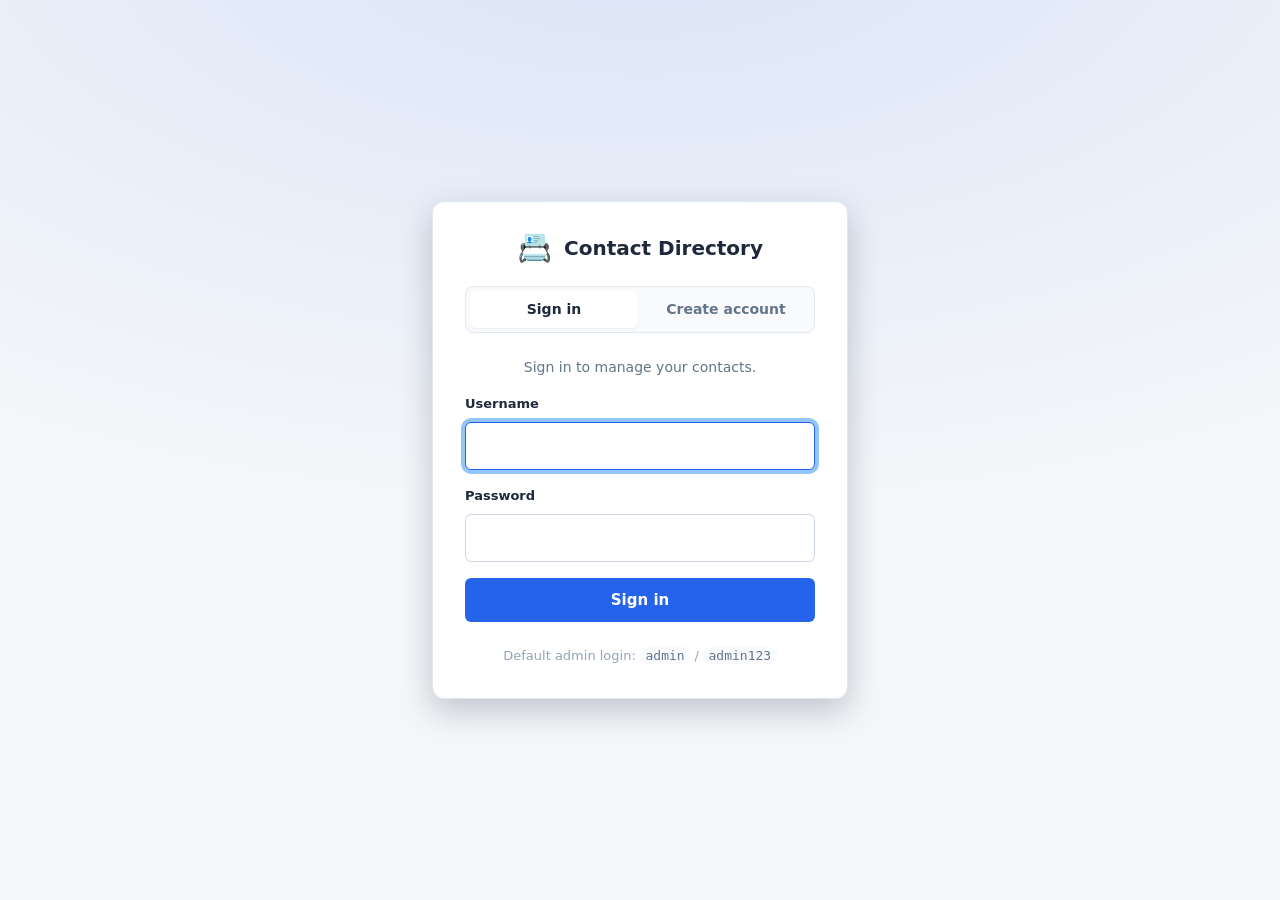
<file: src/main/resources/static/index.html>
<!DOCTYPE html>
<html lang="en">
<head>
  <meta charset="UTF-8" />
  <meta name="viewport" content="width=device-width, initial-scale=1.0" />
  <title>Contact Directory</title>
  <!-- Apply the saved/preferred theme before paint to avoid a flash. -->
  <script>
    (function () {
      try {
        var saved = localStorage.getItem('theme');
        var prefersDark = window.matchMedia
          && window.matchMedia('(prefers-color-scheme: dark)').matches;
        document.documentElement.dataset.theme = saved || (prefersDark ? 'dark' : 'light');
        // Auth guard: bounce to the login page before paint if no token is stored.
        if (!localStorage.getItem('auth_token')) {
          window.location.replace('login.html');
        }
      } catch (e) {
        document.documentElement.dataset.theme = 'light';
      }
    })();
  </script>
  <link rel="stylesheet" href="styles.css" />
  <script defer src="auth-client.js"></script>
  <script defer src="confirm-dialog.js"></script>
  <script defer src="app.js"></script>
</head>
<body>
  <header class="app-header">
    <div class="app-header__inner">
      <h1 class="app-header__title">Contact Directory</h1>
      <div class="app-header__actions">
        <span id="current-user" class="app-header__user" hidden></span>
        <a href="profile.html" id="link-profile" class="btn btn--secondary">Profile</a>
        <a href="users.html" id="link-users" class="btn btn--secondary" hidden>Users</a>
        <a href="activity.html" id="link-activity" class="btn btn--secondary" hidden>Activity</a>
        <button type="button" id="btn-theme" class="btn btn--secondary btn--icon"
                aria-label="Switch to dark theme" aria-pressed="false">🌙</button>
        <button type="button" id="btn-new" class="btn btn--primary">
          <span aria-hidden="true">+</span> New Contact
        </button>
        <button type="button" id="btn-logout" class="btn btn--secondary">
          Log out
        </button>
      </div>
    </div>
  </header>

  <main class="app-main">
    <p id="contacts-scope" class="contacts-scope" hidden></p>
    <section class="toolbar" aria-label="Search and filters">
      <div class="toolbar__inner">
        <div class="toolbar__search">
          <label for="search-input" class="sr-only">Search contacts</label>
          <input
            type="search"
            id="search-input"
            class="input"
            placeholder="Search by name, email, company, phone…"
            autocomplete="off"
            spellcheck="false"
          />
          <button type="button" id="btn-clear-search" class="btn btn--secondary">Clear</button>
        </div>

        <div class="toolbar__controls">
          <div class="toolbar__control">
            <label for="tag-filter">Tag</label>
            <select id="tag-filter" class="select">
              <option value="">All tags</option>
            </select>
          </div>

          <div class="toolbar__control">
            <label for="sort-select">Sort</label>
            <select id="sort-select" class="select">
              <option value="lastName,asc">Last name (A–Z)</option>
              <option value="lastName,desc">Last name (Z–A)</option>
              <option value="firstName,asc">First name (A–Z)</option>
              <option value="email,asc">Email (A–Z)</option>
              <option value="createdAt,desc">Recently added</option>
              <option value="updatedAt,desc">Recently updated</option>
            </select>
          </div>

          <div class="toolbar__control">
            <label for="page-size">Per page</label>
            <select id="page-size" class="select">
              <option value="10">10</option>
              <option value="20" selected>20</option>
              <option value="50">50</option>
            </select>
          </div>
        </div>

        <div class="toolbar__io">
          <input type="file" id="import-file" accept=".csv,text/csv" hidden />
          <button type="button" id="btn-trash" class="btn btn--secondary btn-trash">Trash</button>
          <button type="button" id="btn-import" class="btn btn--secondary">Import CSV</button>
          <a id="link-export-csv" class="btn btn--secondary" href="/api/v1/contacts/export.csv" download>Export CSV</a>
          <a id="link-export-json" class="btn btn--secondary" href="/api/v1/contacts/export.json" download>Export JSON</a>
        </div>
      </div>
    </section>

    <div id="bulk-bar" class="bulk-bar" role="region" aria-label="Bulk actions" hidden>
      <span id="bulk-count" class="bulk-bar__count" aria-live="polite"></span>
      <div class="bulk-bar__actions">
        <button type="button" id="btn-bulk-favorite" class="btn btn--secondary btn--sm">★ Favourite</button>
        <button type="button" id="btn-bulk-unfavorite" class="btn btn--secondary btn--sm">☆ Unfavourite</button>
        <button type="button" id="btn-bulk-tag" class="btn btn--secondary btn--sm">Tag…</button>
        <button type="button" id="btn-bulk-delete" class="btn btn--danger btn--sm">Delete</button>
        <button type="button" id="btn-bulk-clear" class="btn btn--ghost btn--sm">Clear</button>
      </div>
    </div>

    <section class="list-panel" aria-label="Contacts">
      <div id="loading" class="loading" role="status" aria-live="polite" hidden>
        <span class="spinner" aria-hidden="true"></span>
        <span>Loading contacts…</span>
      </div>

      <div class="table-wrap">
        <table class="contacts-table">
          <thead>
            <tr>
              <th scope="col" class="col-select">
                <input type="checkbox" id="select-all" aria-label="Select all on this page" />
              </th>
              <th scope="col" class="col-star"><span class="sr-only">Favourite</span></th>
              <th scope="col" class="col-avatar"><span class="sr-only">Photo</span></th>
              <th scope="col">Name</th>
              <th scope="col">Email</th>
              <th scope="col">Phone</th>
              <th scope="col">Company</th>
              <th scope="col">Tags</th>
              <th scope="col">Actions</th>
            </tr>
          </thead>
          <tbody id="contacts-body"></tbody>
        </table>
      </div>

      <div id="empty-state" class="empty-state" hidden>
        <p class="empty-state__title">No contacts found</p>
        <p class="empty-state__hint">Try adjusting your search, or add a new contact.</p>
      </div>

      <nav class="pagination" aria-label="Pagination">
        <button type="button" id="btn-prev" class="btn btn--secondary">Previous</button>
        <span id="page-info" class="page-info" aria-live="polite"></span>
        <button type="button" id="btn-next" class="btn btn--secondary">Next</button>
      </nav>
    </section>
  </main>

  <!-- Toast -->
  <div id="toast" class="toast" role="status" aria-live="polite" aria-atomic="true"></div>

  <!-- Create / Edit contact modal -->
  <dialog id="contact-modal" class="modal" aria-labelledby="modal-title">
    <form id="contact-form" class="modal__form" novalidate>
      <header class="modal__header">
        <h2 id="modal-title" class="modal__title">New Contact</h2>
      </header>

      <input type="hidden" id="field-id" />

      <div class="modal__body">
        <div class="field">
          <label for="field-firstName">First name</label>
          <input type="text" id="field-firstName" class="input" autocomplete="given-name" />
          <span id="err-firstName" class="field-error" aria-live="polite"></span>
        </div>

        <div class="field">
          <label for="field-lastName">Last name</label>
          <input type="text" id="field-lastName" class="input" autocomplete="family-name" />
          <span id="err-lastName" class="field-error" aria-live="polite"></span>
        </div>

        <div class="field">
          <label for="field-email">Email</label>
          <input type="email" id="field-email" class="input" autocomplete="email" />
          <span id="err-email" class="field-error" aria-live="polite"></span>
        </div>

        <div class="field">
          <label for="field-phone">Phone</label>
          <input type="tel" id="field-phone" class="input" autocomplete="tel" />
          <span id="err-phone" class="field-error" aria-live="polite"></span>
        </div>

        <div class="field">
          <label for="field-company">Company</label>
          <input type="text" id="field-company" class="input" autocomplete="organization" />
        </div>

        <div class="field field--full">
          <label for="field-tag-input">Tags</label>
          <div id="tag-chips" class="tag-chips" aria-live="polite"></div>
          <input
            type="text"
            id="field-tag-input"
            class="input"
            placeholder="Type a tag and press Enter"
            autocomplete="off"
          />
          <div class="tag-presets" aria-label="Suggested tags">
            <button type="button" class="btn btn--ghost btn--sm tag-preset" data-tag="Friend">+ Friend</button>
            <button type="button" class="btn btn--ghost btn--sm tag-preset" data-tag="Work">+ Work</button>
            <button type="button" class="btn btn--ghost btn--sm tag-preset" data-tag="Client">+ Client</button>
            <button type="button" class="btn btn--ghost btn--sm tag-preset" data-tag="Family">+ Family</button>
          </div>
        </div>

        <div class="field field--full">
          <label for="field-notes">Notes</label>
          <textarea
            id="field-notes"
            class="input"
            rows="3"
            placeholder="Notes — e.g. met at Timeleft Coffee, into hiking"
          ></textarea>
        </div>

        <div class="field field--full">
          <label for="field-photo">Photo</label>
          <input
            type="file"
            id="field-photo"
            class="input input--file"
            accept="image/png,image/jpeg,image/gif,image/webp"
          />
          <div class="photo-controls">
            <img id="photo-preview" class="photo-preview" alt="Photo preview" hidden />
            <button type="button" id="btn-remove-photo" class="btn btn--ghost btn--sm" hidden>
              Remove photo
            </button>
          </div>
          <span id="err-photo" class="field-error" aria-live="polite"></span>
        </div>
      </div>

      <footer class="modal__footer">
        <button type="button" id="btn-cancel" class="btn btn--secondary">Cancel</button>
        <button type="submit" id="btn-save" class="btn btn--primary">Save</button>
      </footer>
    </form>
  </dialog>

  <!-- Delete confirmation uses the shared confirmDialog() (confirm-dialog.js). -->

  <!-- Contact detail (read-only profile) modal -->
  <dialog id="detail-modal" class="modal modal--detail" aria-labelledby="detail-name">
    <div class="modal__form">
      <header class="modal__header detail__header">
        <div id="detail-avatar" class="detail__avatar"></div>
        <div class="detail__heading">
          <h2 id="detail-name" class="modal__title">Contact</h2>
          <span id="detail-fav" class="detail__fav" hidden>★ Favourite</span>
        </div>
      </header>

      <div class="modal__body detail__body">
        <dl class="detail__list">
          <div class="detail__row"><dt>Email</dt><dd id="detail-email"></dd></div>
          <div class="detail__row"><dt>Phone</dt><dd id="detail-phone"></dd></div>
          <div class="detail__row"><dt>Company</dt><dd id="detail-company"></dd></div>
          <div class="detail__row"><dt>Tags</dt><dd id="detail-tags"></dd></div>
          <div class="detail__row" id="detail-notes-row" hidden>
            <dt>Notes</dt><dd id="detail-notes"></dd>
          </div>
          <div class="detail__row"><dt>Added</dt><dd id="detail-created"></dd></div>
          <div class="detail__row"><dt>Updated</dt><dd id="detail-updated"></dd></div>
        </dl>
      </div>

      <footer class="modal__footer">
        <button type="button" id="btn-detail-close" class="btn btn--secondary">Close</button>
        <button type="button" id="btn-detail-edit" class="btn btn--primary">Edit</button>
      </footer>
    </div>
  </dialog>
</body>
</html>
</file>
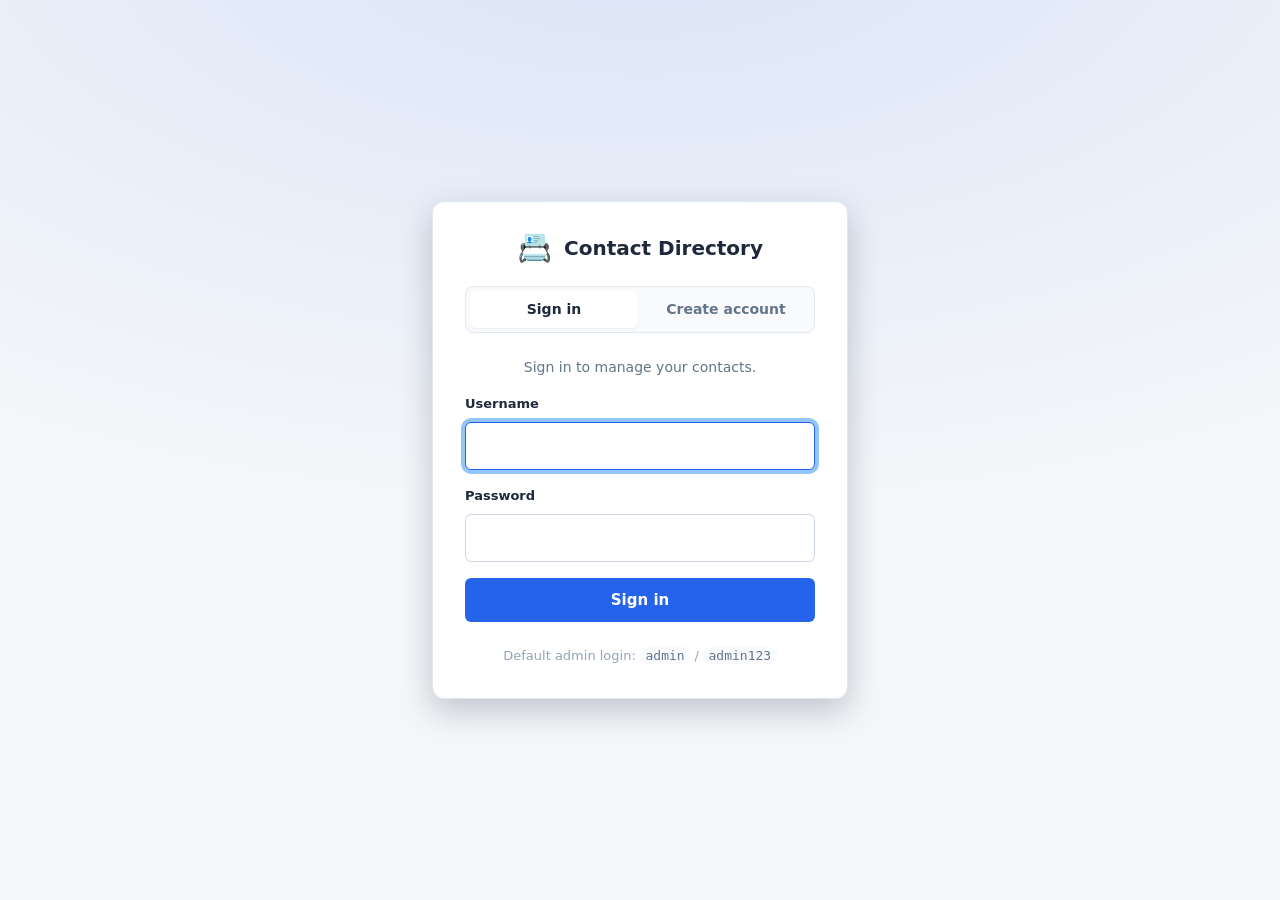
<file: src/main/resources/static/activity.html>
<!DOCTYPE html>
<html lang="en">
<head>
  <meta charset="UTF-8" />
  <meta name="viewport" content="width=device-width, initial-scale=1.0" />
  <title>Activity Log — Contact Directory</title>
  <script>
    (function () {
      try {
        var saved = localStorage.getItem('theme');
        var prefersDark = window.matchMedia
          && window.matchMedia('(prefers-color-scheme: dark)').matches;
        document.documentElement.dataset.theme = saved || (prefersDark ? 'dark' : 'light');
        // Auth guard: must be signed in...
        if (!localStorage.getItem('auth_token')) {
          window.location.replace('login.html');
        } else {
          // ...and must be an admin.
          var u = JSON.parse(localStorage.getItem('auth_user') || 'null');
          if (!u || u.role !== 'ADMIN') {
            window.location.replace('index.html');
          }
        }
      } catch (e) {
        document.documentElement.dataset.theme = 'light';
      }
    })();
  </script>
  <link rel="stylesheet" href="styles.css" />
  <script defer src="auth-client.js"></script>
  <script defer src="activity.js"></script>
</head>
<body>
  <header class="app-header">
    <div class="app-header__inner">
      <h1 class="app-header__title">Activity Log</h1>
      <div class="app-header__actions">
        <span id="current-user" class="app-header__user" hidden></span>
        <a href="index.html" class="btn btn--secondary">← Contacts</a>
        <a href="users.html" class="btn btn--secondary">Users</a>
        <a href="profile.html" class="btn btn--secondary">Profile</a>
        <button type="button" id="btn-logout" class="btn btn--secondary">Log out</button>
      </div>
    </div>
  </header>

  <main class="app-main">
    <p id="audit-error" class="login-error" role="alert" hidden></p>

    <section class="toolbar" aria-label="Filters">
      <div class="toolbar__inner">
        <div class="toolbar__controls">
          <div class="toolbar__control">
            <label for="filter-actor">Actor</label>
            <input type="search" id="filter-actor" class="input"
                   placeholder="Username…" autocomplete="off" spellcheck="false" />
          </div>

          <div class="toolbar__control multiselect" id="action-multiselect">
            <label id="action-label">Action</label>
            <!--
              aria-labelledby is intentionally self-referential: it combines the
              "Action" label with the button's own text so the accessible name
              reflects the current selection, e.g. "Action All actions" or
              "Action 2 actions". This is valid ARIA. Do not "simplify" to
              aria-labelledby="action-label" — that would drop the live selection
              count from the announced name.
            -->
            <button type="button" id="action-toggle" class="btn btn--secondary multiselect__toggle"
                    aria-haspopup="true" aria-expanded="false"
                    aria-labelledby="action-label action-toggle">All actions</button>
            <div id="action-menu" class="multiselect__menu" role="group"
                 aria-label="Filter by action" hidden></div>
          </div>

          <div class="toolbar__control">
            <label for="filter-from">From</label>
            <input type="date" id="filter-from" class="input" />
          </div>
          <div class="toolbar__control">
            <label for="filter-to">To</label>
            <input type="date" id="filter-to" class="input" />
          </div>

          <div class="toolbar__control">
            <button type="button" id="btn-clear-filters" class="btn btn--secondary">Clear</button>
          </div>
        </div>
      </div>
    </section>

    <section class="users-panel" aria-label="Audit events">
      <p id="audit-count" class="audit-count" aria-live="polite" hidden></p>

      <div id="audit-loading" class="users-status">Loading activity…</div>
      <table class="users-table" id="audit-table" hidden>
        <thead>
          <tr>
            <th>Time</th>
            <th>Actor</th>
            <th>Action</th>
            <th>Target</th>
            <th>Summary</th>
          </tr>
        </thead>
        <tbody id="audit-body"></tbody>
      </table>
      <div id="audit-empty" class="users-status" hidden>No activity recorded.</div>
    </section>
  </main>

  <div id="toast" class="toast" role="status" aria-live="polite" hidden></div>
</body>
</html>
</file>
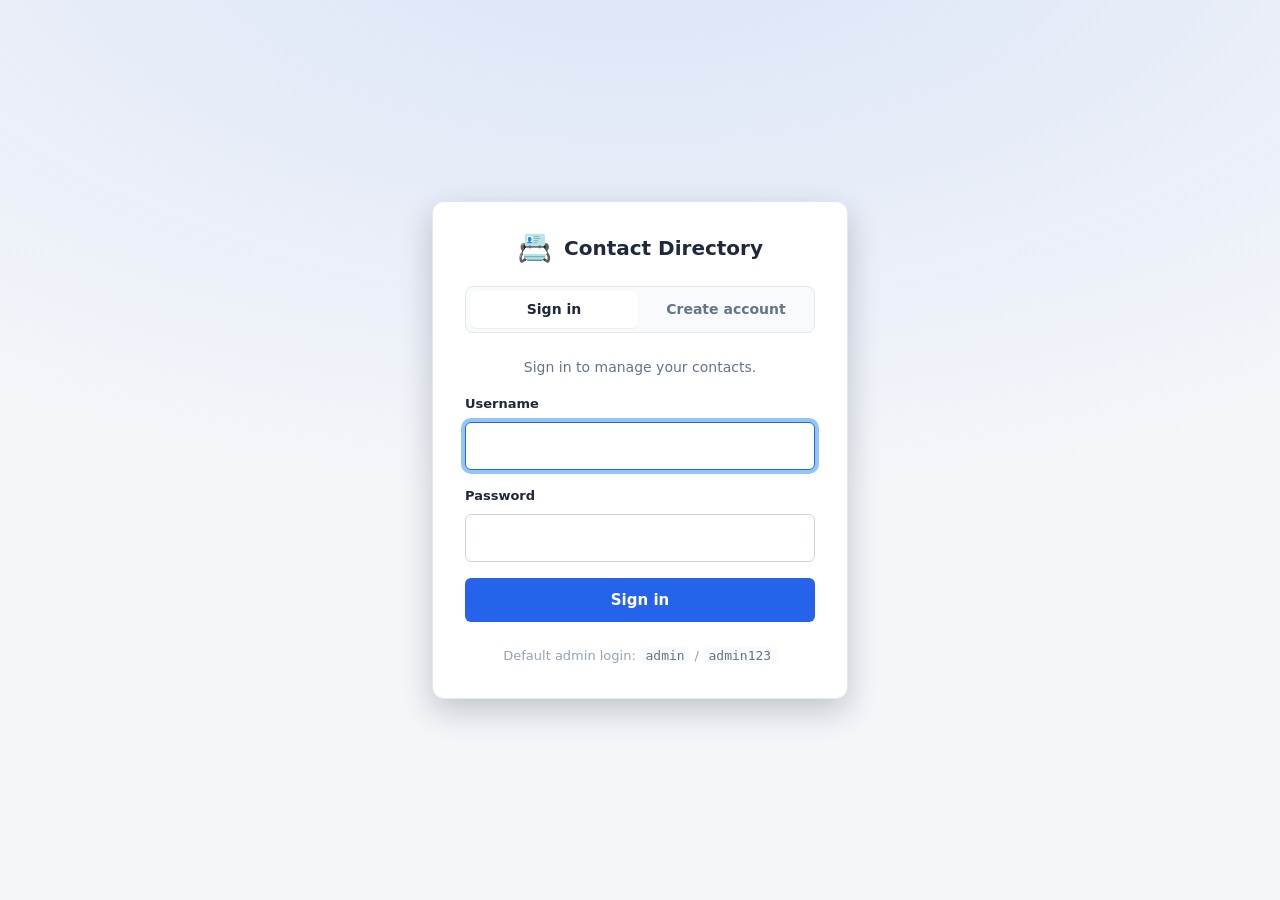
<file: src/main/resources/static/dashboard.html>
<!DOCTYPE html>
<html lang="en">
<head>
  <meta charset="UTF-8" />
  <meta name="viewport" content="width=device-width, initial-scale=1.0" />
  <title>Dashboard — Contact Directory</title>
  <script>
    (function () {
      try {
        var saved = localStorage.getItem('theme');
        var prefersDark = window.matchMedia
          && window.matchMedia('(prefers-color-scheme: dark)').matches;
        document.documentElement.dataset.theme = saved || (prefersDark ? 'dark' : 'light');
        // Auth guard: must be signed in...
        if (!localStorage.getItem('auth_token')) {
          window.location.replace('login.html');
        } else {
          // ...and must be an admin (the dashboard is the admin landing page).
          var u = JSON.parse(localStorage.getItem('auth_user') || 'null');
          if (!u || u.role !== 'ADMIN') {
            window.location.replace('index.html');
          }
        }
      } catch (e) {
        document.documentElement.dataset.theme = 'light';
      }
    })();
  </script>
  <link rel="stylesheet" href="styles.css" />
  <script defer src="auth-client.js"></script>
  <script defer src="dashboard.js"></script>
</head>
<body>
  <header class="app-header">
    <div class="app-header__inner">
      <h1 class="app-header__title">Dashboard</h1>
      <div class="app-header__actions">
        <span id="current-user" class="app-header__user" hidden></span>
        <a href="users.html" class="btn btn--secondary">Users</a>
        <a href="activity.html" class="btn btn--secondary">Activity</a>
        <a href="index.html" class="btn btn--secondary">Contacts</a>
        <a href="profile.html" class="btn btn--secondary">Profile</a>
        <button type="button" id="btn-logout" class="btn btn--secondary">Log out</button>
      </div>
    </div>
  </header>

  <main class="app-main">
    <p id="dashboard-error" class="login-error" role="alert" hidden></p>

    <section aria-label="Overview">
      <h2 class="section-title">User administration</h2>
      <p class="section-subtitle">Manage the people who use this app. (Contacts belong to each user.)</p>
    </section>

    <section class="users-stats" id="user-stats" aria-label="User totals" hidden>
      <div class="users-stat">
        <span class="users-stat__value" id="stat-total">0</span>
        <span class="users-stat__label">Total users</span>
      </div>
      <div class="users-stat">
        <span class="users-stat__value" id="stat-admins">0</span>
        <span class="users-stat__label">Admins</span>
      </div>
      <div class="users-stat">
        <span class="users-stat__value" id="stat-enabled">0</span>
        <span class="users-stat__label">Enabled</span>
      </div>
      <div class="users-stat">
        <span class="users-stat__value" id="stat-disabled">0</span>
        <span class="users-stat__label">Disabled</span>
      </div>
    </section>

    <div class="dashboard-grid">
      <section class="user-activity" aria-label="Recent activity">
        <h3 class="user-activity__title">Recent activity</h3>
        <div id="activity-loading" class="user-activity__status">Loading activity…</div>
        <p id="activity-error" class="user-activity__status user-activity__status--error" hidden></p>
        <ul id="activity-list" class="user-activity__list" hidden></ul>
        <div id="activity-empty" class="user-activity__status" hidden>No recent activity.</div>
      </section>

      <section class="dashboard-actions" aria-label="Quick actions">
        <h3 class="user-activity__title">Quick actions</h3>
        <a href="users.html" class="dashboard-action">
          <span class="dashboard-action__title">Manage users →</span>
          <span class="dashboard-action__desc">Roles, enable/disable, reset password, delete</span>
        </a>
        <a href="activity.html" class="dashboard-action">
          <span class="dashboard-action__title">Activity log →</span>
          <span class="dashboard-action__desc">Audit trail of who did what, filterable</span>
        </a>
        <a href="index.html" class="dashboard-action">
          <span class="dashboard-action__title">All contacts →</span>
          <span class="dashboard-action__desc">Browse every user's contacts (admin view)</span>
        </a>
      </section>
    </div>
  </main>

  <div id="toast" class="toast" role="status" aria-live="polite" hidden></div>
</body>
</html>
</file>
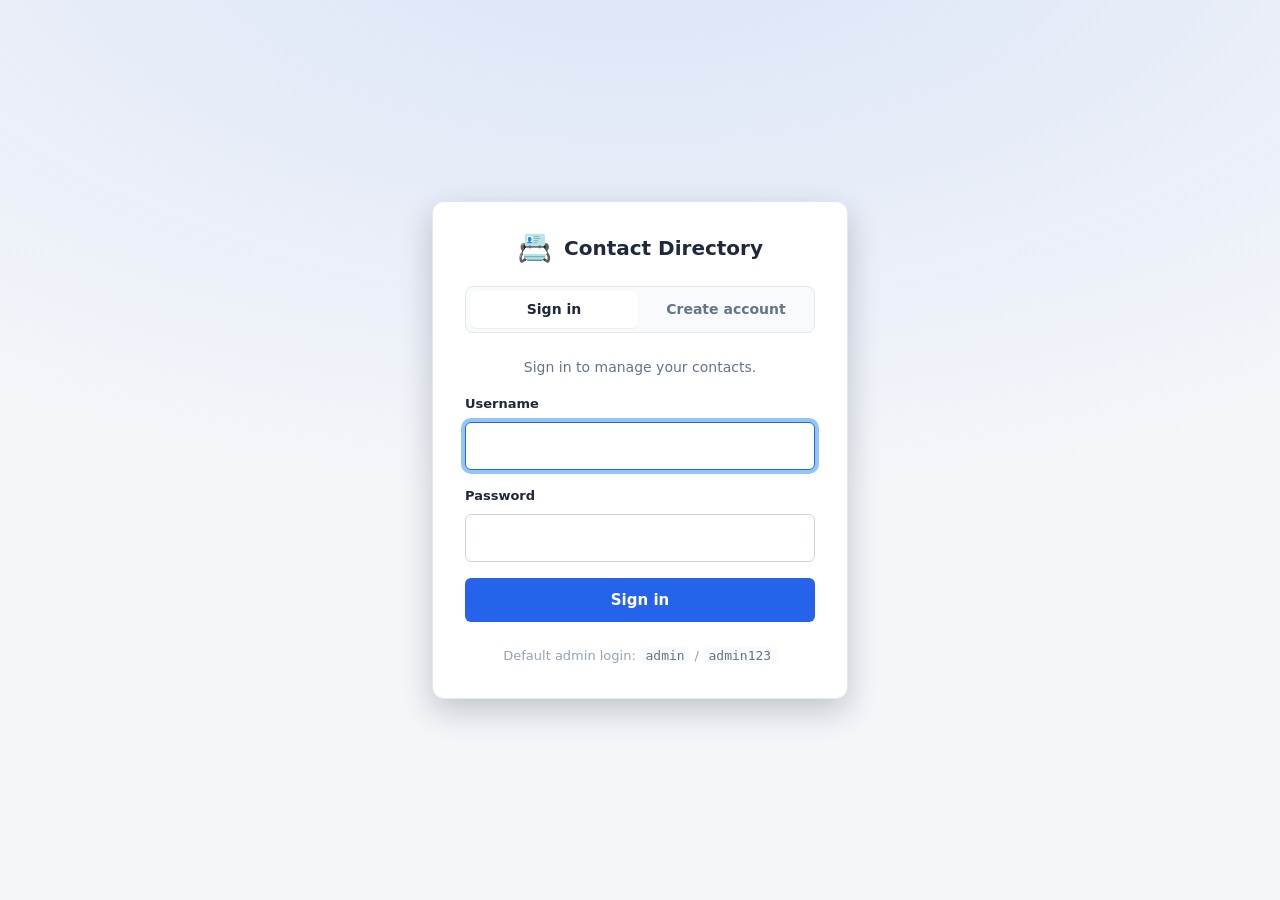
<file: src/main/resources/static/login.html>
<!DOCTYPE html>
<html lang="en">
<head>
  <meta charset="UTF-8" />
  <meta name="viewport" content="width=device-width, initial-scale=1.0" />
  <title>Sign in — Contact Directory</title>
  <!-- Apply the saved/preferred theme before paint to avoid a flash. -->
  <script>
    (function () {
      try {
        var saved = localStorage.getItem('theme');
        var prefersDark = window.matchMedia
          && window.matchMedia('(prefers-color-scheme: dark)').matches;
        document.documentElement.dataset.theme = saved || (prefersDark ? 'dark' : 'light');
        // If already signed in, skip the login screen.
        if (localStorage.getItem('auth_token')) {
          window.location.replace('index.html');
        }
      } catch (e) {
        document.documentElement.dataset.theme = 'light';
      }
    })();
  </script>
  <link rel="stylesheet" href="styles.css" />
  <script defer src="auth-client.js"></script>
  <script defer src="login.js"></script>
</head>
<body class="login-body">
  <main class="login-card" aria-labelledby="login-title">
    <div class="login-brand">
      <span class="login-brand__mark" aria-hidden="true">📇</span>
      <h1 id="login-title" class="login-brand__title">Contact Directory</h1>
    </div>

    <div class="login-tabs" role="tablist" aria-label="Authentication mode">
      <button type="button" id="tab-login" class="login-tab is-active"
              role="tab" aria-selected="true">Sign in</button>
      <button type="button" id="tab-register" class="login-tab"
              role="tab" aria-selected="false">Create account</button>
    </div>

    <form id="auth-form" class="login-form" novalidate>
      <p id="auth-subtitle" class="login-subtitle">Sign in to manage your contacts.</p>

      <div class="login-field">
        <label for="username">Username</label>
        <input type="text" id="username" name="username" autocomplete="username"
               required minlength="3" maxlength="50" autofocus />
      </div>

      <div class="login-field">
        <label for="password">Password</label>
        <input type="password" id="password" name="password"
               autocomplete="current-password" required minlength="6" maxlength="100" />
      </div>

      <p id="auth-error" class="login-error" role="alert" hidden></p>

      <button type="submit" id="auth-submit" class="btn btn--primary login-submit">
        Sign in
      </button>
    </form>

    <p class="login-hint" id="login-hint">
      Default admin login: <code>admin</code> / <code>admin123</code>
    </p>
  </main>
</body>
</html>
</file>
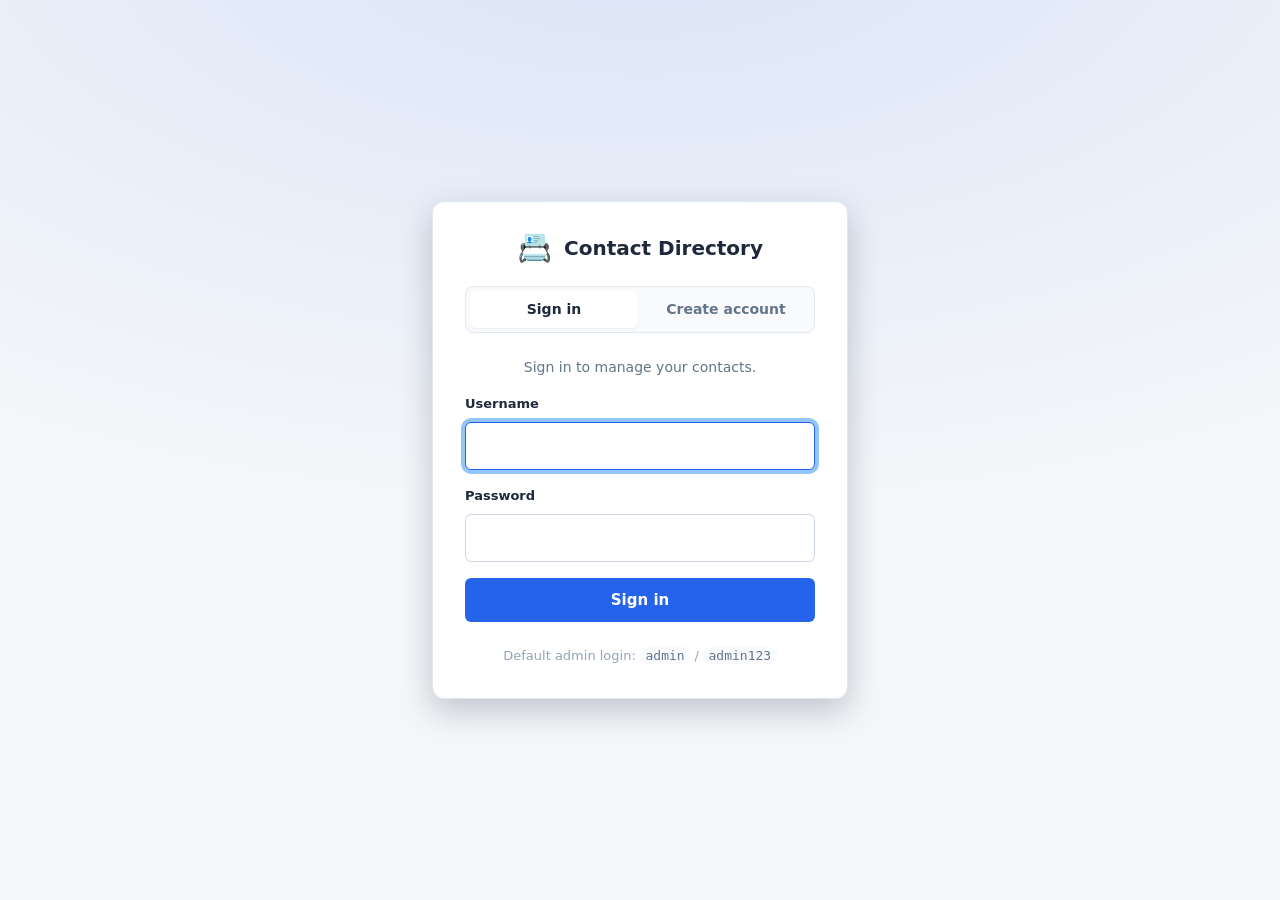
<file: src/main/resources/static/profile.html>
<!DOCTYPE html>
<html lang="en">
<head>
  <meta charset="UTF-8" />
  <meta name="viewport" content="width=device-width, initial-scale=1.0" />
  <title>My Profile — Contact Directory</title>
  <!-- Apply the saved/preferred theme before paint to avoid a flash. -->
  <script>
    (function () {
      try {
        var saved = localStorage.getItem('theme');
        var prefersDark = window.matchMedia
          && window.matchMedia('(prefers-color-scheme: dark)').matches;
        document.documentElement.dataset.theme = saved || (prefersDark ? 'dark' : 'light');
        // Auth guard: bounce to the login page before paint if no token is stored.
        if (!localStorage.getItem('auth_token')) {
          window.location.replace('login.html');
        }
      } catch (e) {
        document.documentElement.dataset.theme = 'light';
      }
    })();
  </script>
  <link rel="stylesheet" href="styles.css" />
  <script defer src="auth-client.js"></script>
  <script defer src="profile.js"></script>
</head>
<body>
  <header class="app-header">
    <div class="app-header__inner">
      <h1 class="app-header__title">My Profile</h1>
      <div class="app-header__actions">
        <span id="current-user" class="app-header__user" hidden></span>
        <a href="index.html" class="btn btn--secondary">← Contacts</a>
        <button type="button" id="btn-theme" class="btn btn--secondary btn--icon"
                aria-label="Switch to dark theme" aria-pressed="false">🌙</button>
        <button type="button" id="btn-logout" class="btn btn--secondary">Log out</button>
      </div>
    </div>
  </header>

  <main class="app-main profile-main">
    <!-- Account summary: username, role, member-since. -->
    <section class="profile-panel" aria-labelledby="profile-summary-title">
      <h2 id="profile-summary-title" class="profile-panel__title">Account</h2>
      <dl class="profile-summary">
        <div class="profile-summary__row">
          <dt>Username</dt><dd id="profile-username">—</dd>
        </div>
        <div class="profile-summary__row">
          <dt>Role</dt>
          <dd><span id="profile-role" class="profile-role">—</span></dd>
        </div>
        <div class="profile-summary__row">
          <dt>Member since</dt><dd id="profile-created">—</dd>
        </div>
      </dl>
    </section>

    <!-- Change-password form. -->
    <section class="profile-panel" aria-labelledby="profile-password-title">
      <h2 id="profile-password-title" class="profile-panel__title">Change password</h2>
      <form id="password-form" class="profile-form" novalidate>
        <p id="password-message" class="profile-message" role="alert" hidden></p>

        <div class="login-field">
          <label for="current-password">Current password</label>
          <input type="password" id="current-password" name="currentPassword"
                 autocomplete="current-password" required />
        </div>

        <div class="login-field">
          <label for="new-password">New password</label>
          <input type="password" id="new-password" name="newPassword"
                 autocomplete="new-password" required minlength="6" maxlength="100" />
        </div>

        <div class="login-field">
          <label for="confirm-password">Confirm new password</label>
          <input type="password" id="confirm-password" name="confirmPassword"
                 autocomplete="new-password" required minlength="6" maxlength="100" />
        </div>

        <button type="submit" id="password-submit" class="btn btn--primary">
          Update password
        </button>
      </form>
    </section>
  </main>

  <!-- Toast (shared #toast pattern: shown via toast--show). -->
  <div id="toast" class="toast" role="status" aria-live="polite" aria-atomic="true"></div>
</body>
</html>
</file>
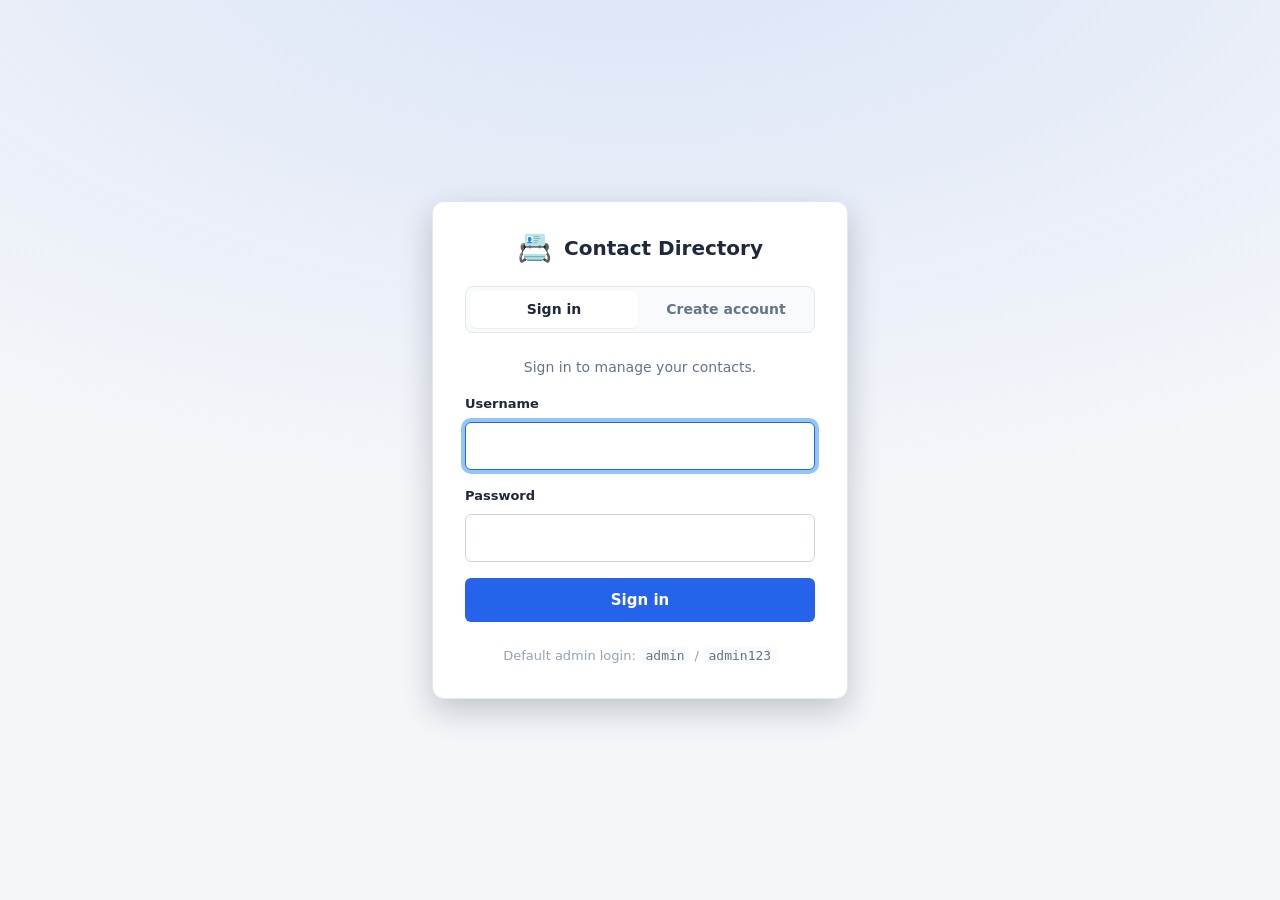
<file: src/main/resources/static/users.html>
<!DOCTYPE html>
<html lang="en">
<head>
  <meta charset="UTF-8" />
  <meta name="viewport" content="width=device-width, initial-scale=1.0" />
  <title>User Management — Contact Directory</title>
  <script>
    (function () {
      try {
        var saved = localStorage.getItem('theme');
        var prefersDark = window.matchMedia
          && window.matchMedia('(prefers-color-scheme: dark)').matches;
        document.documentElement.dataset.theme = saved || (prefersDark ? 'dark' : 'light');
        // Auth guard: must be signed in...
        if (!localStorage.getItem('auth_token')) {
          window.location.replace('login.html');
        } else {
          // ...and must be an admin.
          var u = JSON.parse(localStorage.getItem('auth_user') || 'null');
          if (!u || u.role !== 'ADMIN') {
            window.location.replace('index.html');
          }
        }
      } catch (e) {
        document.documentElement.dataset.theme = 'light';
      }
    })();
  </script>
  <link rel="stylesheet" href="styles.css" />
  <script defer src="auth-client.js"></script>
  <script defer src="confirm-dialog.js"></script>
  <script defer src="users.js"></script>
</head>
<body>
  <header class="app-header">
    <div class="app-header__inner">
      <h1 class="app-header__title">User Management</h1>
      <div class="app-header__actions">
        <span id="current-user" class="app-header__user" hidden></span>
        <a href="index.html" class="btn btn--secondary">← Contacts</a>
        <a href="activity.html" class="btn btn--secondary">Activity</a>
        <a href="profile.html" class="btn btn--secondary">Profile</a>
        <button type="button" id="btn-logout" class="btn btn--secondary">Log out</button>
      </div>
    </div>
  </header>

  <main class="app-main">
    <p id="users-error" class="login-error" role="alert" hidden></p>

    <section class="toolbar" aria-label="Filters">
      <div class="toolbar__inner">
        <div class="toolbar__controls">
          <div class="toolbar__control">
            <label for="filter-username">Username</label>
            <input type="search" id="filter-username" class="input"
                   placeholder="Search username…" autocomplete="off" spellcheck="false" />
          </div>
          <div class="toolbar__control">
            <label for="filter-role">Role</label>
            <select id="filter-role" class="select">
              <option value="">All roles</option>
              <option value="USER">USER</option>
              <option value="ADMIN">ADMIN</option>
            </select>
          </div>
          <div class="toolbar__control">
            <label for="filter-status">Status</label>
            <select id="filter-status" class="select">
              <option value="">All statuses</option>
              <option value="enabled">Enabled</option>
              <option value="disabled">Disabled</option>
            </select>
          </div>
          <div class="toolbar__control">
            <button type="button" id="btn-clear-filters" class="btn btn--secondary">Clear</button>
          </div>
        </div>
      </div>
    </section>

    <section class="users-stats" id="users-stats" aria-label="User totals" hidden>
      <div class="users-stat">
        <span class="users-stat__value" id="stat-total">0</span>
        <span class="users-stat__label">Total</span>
      </div>
      <div class="users-stat">
        <span class="users-stat__value" id="stat-admins">0</span>
        <span class="users-stat__label">Admins</span>
      </div>
      <div class="users-stat">
        <span class="users-stat__value" id="stat-enabled">0</span>
        <span class="users-stat__label">Enabled</span>
      </div>
      <div class="users-stat">
        <span class="users-stat__value" id="stat-disabled">0</span>
        <span class="users-stat__label">Disabled</span>
      </div>
    </section>

    <div id="bulk-bar" class="bulk-bar" role="region" aria-label="Bulk actions" hidden>
      <span id="bulk-count" class="bulk-bar__count" aria-live="polite"></span>
      <div class="bulk-bar__actions">
        <button type="button" id="btn-bulk-disable" class="btn btn--secondary btn--sm">Disable</button>
        <button type="button" id="btn-bulk-enable" class="btn btn--secondary btn--sm">Enable</button>
        <button type="button" id="btn-bulk-admin" class="btn btn--secondary btn--sm">Make ADMIN</button>
        <button type="button" id="btn-bulk-user" class="btn btn--secondary btn--sm">Make USER</button>
        <button type="button" id="btn-bulk-delete" class="btn btn--danger btn--sm">Delete</button>
        <button type="button" id="btn-bulk-clear" class="btn btn--ghost btn--sm">Clear</button>
      </div>
    </div>

    <section class="users-panel" aria-label="User accounts">
      <div id="users-loading" class="users-status">Loading users…</div>
      <table class="users-table" id="users-table" hidden>
        <thead>
          <tr>
            <th scope="col" class="col-select">
              <input type="checkbox" id="select-all" aria-label="Select all users on this page" />
            </th>
            <th scope="col" aria-sort="none">
              <button type="button" class="users-sort" data-sort="username">
                Username<span class="users-sort__indicator" aria-hidden="true"></span>
              </button>
            </th>
            <th scope="col" aria-sort="none">
              <button type="button" class="users-sort" data-sort="role">
                Role<span class="users-sort__indicator" aria-hidden="true"></span>
              </button>
            </th>
            <th scope="col" aria-sort="none">
              <button type="button" class="users-sort" data-sort="status">
                Status<span class="users-sort__indicator" aria-hidden="true"></span>
              </button>
            </th>
            <th scope="col" aria-sort="none">
              <button type="button" class="users-sort" data-sort="created">
                Created<span class="users-sort__indicator" aria-hidden="true"></span>
              </button>
            </th>
            <th scope="col" class="users-table__actions-col">Actions</th>
          </tr>
        </thead>
        <tbody id="users-body"></tbody>
      </table>
      <div id="users-empty" class="users-status" hidden>No users yet.</div>

      <nav class="pagination" id="users-pagination" aria-label="Users pagination" hidden>
        <div class="pagination__size">
          <label for="page-size">Per page</label>
          <select id="page-size" class="select">
            <option value="10">10</option>
            <option value="25" selected>25</option>
            <option value="50">50</option>
            <option value="100">100</option>
          </select>
        </div>
        <span id="page-info" class="pagination__info" aria-live="polite"></span>
        <div class="pagination__nav">
          <button type="button" id="btn-prev-page" class="btn btn--secondary btn--sm">Prev</button>
          <button type="button" id="btn-next-page" class="btn btn--secondary btn--sm">Next</button>
        </div>
      </nav>
    </section>
  </main>

  <!-- User detail (read-only) modal: details + recent activity -->
  <dialog id="user-modal" class="modal modal--detail" aria-labelledby="user-modal-title">
    <div class="modal__form">
      <header class="modal__header">
        <h2 id="user-modal-title" class="modal__title">User</h2>
        <button type="button" id="btn-user-modal-close" class="modal__close"
                aria-label="Close">×</button>
      </header>

      <div class="modal__body">
        <dl class="detail__list">
          <div class="detail__row"><dt>Username</dt><dd id="user-modal-username"></dd></div>
          <div class="detail__row"><dt>Role</dt><dd id="user-modal-role"></dd></div>
          <div class="detail__row"><dt>Status</dt><dd id="user-modal-status"></dd></div>
          <div class="detail__row"><dt>Created</dt><dd id="user-modal-created"></dd></div>
        </dl>

        <section class="user-activity" aria-label="Recent activity">
          <h3 class="user-activity__title">Recent activity</h3>
          <div id="user-activity-loading" class="user-activity__status">Loading activity…</div>
          <p id="user-activity-error" class="user-activity__status user-activity__status--error" hidden></p>
          <ul id="user-activity-list" class="user-activity__list" hidden></ul>
          <div id="user-activity-empty" class="user-activity__status" hidden>No recent activity.</div>
        </section>
      </div>

      <footer class="modal__footer">
        <button type="button" id="btn-user-modal-done" class="btn btn--secondary">Close</button>
      </footer>
    </div>
  </dialog>

  <div id="toast" class="toast" role="status" aria-live="polite" hidden></div>
</body>
</html>
</file>
<file: src/main/resources/static/styles.css>
/* =========================================================================
   Contact Directory UI — styles.css
   Framework-free, modern, accessible. All theming via CSS custom properties.
   ========================================================================= */

/* ---------- Design tokens ------------------------------------------------ */
:root {
  /* Palette */
  --color-bg: #f4f6f9;
  --color-surface: #ffffff;
  --color-surface-alt: #f8fafc;
  --color-border: #e2e8f0;
  --color-border-strong: #cbd5e1;

  --color-text: #1e293b;
  --color-text-muted: #64748b;
  --color-text-subtle: #94a3b8;

  --color-primary: #2563eb;
  --color-primary-hover: #1d4ed8;
  --color-primary-active: #1e40af;
  --color-primary-contrast: #ffffff;

  --color-danger: #dc2626;
  --color-danger-hover: #b91c1c;
  --color-danger-active: #991b1b;
  --color-danger-contrast: #ffffff;

  --color-success: #16a34a;
  --color-success-bg: #15803d;

  --color-error: #dc2626;
  --color-error-bg: #b91c1c;

  --color-focus-ring: #93c5fd;

  /* Spacing scale */
  --space-1: 0.25rem;
  --space-2: 0.5rem;
  --space-3: 0.75rem;
  --space-4: 1rem;
  --space-5: 1.5rem;
  --space-6: 2rem;

  /* Radii */
  --radius-sm: 6px;
  --radius-md: 8px;
  --radius-lg: 12px;
  --radius-pill: 999px;

  /* Shadows */
  --shadow-sm: 0 1px 2px rgba(15, 23, 42, 0.06);
  --shadow-md: 0 4px 12px rgba(15, 23, 42, 0.10);
  --shadow-lg: 0 12px 32px rgba(15, 23, 42, 0.22);

  /* Typography */
  --font-sans: system-ui, -apple-system, "Segoe UI", Roboto, Helvetica, Arial,
    sans-serif;
  --fs-sm: 0.8125rem;
  --fs-base: 0.9375rem;
  --fs-lg: 1.0625rem;
  --fs-xl: 1.375rem;

  /* Layout */
  --container-max: 1080px;
  --header-height: 64px;

  /* Motion */
  --transition-fast: 120ms ease;
  --transition-base: 200ms ease;
}

/* ---------- Reset / base ------------------------------------------------- */
*,
*::before,
*::after {
  box-sizing: border-box;
}

html {
  -webkit-text-size-adjust: 100%;
}

body {
  margin: 0;
  font-family: var(--font-sans);
  font-size: var(--fs-base);
  line-height: 1.5;
  color: var(--color-text);
  background-color: var(--color-bg);
  -webkit-font-smoothing: antialiased;
  -moz-osx-font-smoothing: grayscale;
}

h1,
h2,
h3 {
  margin: 0;
  line-height: 1.25;
}

button {
  font-family: inherit;
  font-size: inherit;
}

[hidden] {
  display: none !important;
}

/* Shared visible focus treatment */
:focus-visible {
  outline: 3px solid var(--color-focus-ring);
  outline-offset: 2px;
}

/* ---------- App header (sticky) ----------------------------------------- */
.app-header {
  position: sticky;
  top: 0;
  z-index: 30;
  background-color: var(--color-surface);
  border-bottom: 1px solid var(--color-border);
  box-shadow: var(--shadow-sm);
}

.app-header__inner {
  max-width: var(--container-max);
  margin: 0 auto;
  min-height: var(--header-height);
  padding: var(--space-3) var(--space-5);
  display: flex;
  align-items: center;
  justify-content: space-between;
  gap: var(--space-4);
}

.app-header__title {
  font-size: var(--fs-xl);
  font-weight: 700;
  letter-spacing: -0.01em;
}

.app-header__subtitle {
  margin: 2px 0 0;
  font-size: var(--fs-sm);
  font-weight: 400;
  color: var(--color-text-muted);
}

/* ---------- Toolbar (sticky under header) ------------------------------- */
.toolbar {
  position: sticky;
  top: var(--header-height);
  z-index: 20;
  background-color: var(--color-bg);
  border-bottom: 1px solid var(--color-border);
}

.toolbar__inner {
  max-width: var(--container-max);
  margin: 0 auto;
  padding: var(--space-4) var(--space-5);
  display: flex;
  flex-wrap: wrap;
  align-items: center;
  gap: var(--space-3);
}

.toolbar__search {
  position: relative;
  flex: 1 1 280px;
  min-width: 220px;
  display: flex;
  align-items: center;
  gap: var(--space-2);
}

.toolbar__search #search-input {
  flex: 1 1 auto;
}

.toolbar__controls {
  display: flex;
  align-items: center;
  gap: var(--space-3);
  flex-wrap: wrap;
}

.toolbar__control {
  display: flex;
  align-items: center;
  gap: var(--space-2);
}

.toolbar__control label {
  font-size: var(--fs-sm);
  color: var(--color-text-muted);
  white-space: nowrap;
}

/* ---------- Main container ---------------------------------------------- */
.app-main {
  max-width: var(--container-max);
  margin: 0 auto;
  padding: var(--space-5);
}

/* ---------- Form controls (inputs / selects) ---------------------------- */
input[type="text"],
input[type="email"],
input[type="tel"],
input[type="search"],
input[type="date"],
textarea,
select {
  width: 100%;
  padding: var(--space-2) var(--space-3);
  font-size: var(--fs-base);
  color: var(--color-text);
  background-color: var(--color-surface);
  border: 1px solid var(--color-border-strong);
  border-radius: var(--radius-sm);
  transition: border-color var(--transition-fast),
    box-shadow var(--transition-fast);
  appearance: none;
}

textarea {
  font-family: inherit;
  resize: vertical;
  min-height: 64px;
}

select {
  background-image: url("data:image/svg+xml,%3Csvg xmlns='http://www.w3.org/2000/svg' width='16' height='16' viewBox='0 0 24 24' fill='none' stroke='%2364748b' stroke-width='2.5' stroke-linecap='round' stroke-linejoin='round'%3E%3Cpolyline points='6 9 12 15 18 9'/%3E%3C/svg%3E");
  background-repeat: no-repeat;
  background-position: right var(--space-2) center;
  padding-right: calc(var(--space-3) + 16px);
  cursor: pointer;
}

input::placeholder,
textarea::placeholder {
  color: var(--color-text-subtle);
}

input:focus,
textarea:focus,
select:focus {
  outline: none;
  border-color: var(--color-primary);
  box-shadow: 0 0 0 3px var(--color-focus-ring);
}

/* Inputs flagged invalid (when an inline error is shown) */
input[aria-invalid="true"],
.input--invalid {
  border-color: var(--color-error);
}

input[aria-invalid="true"]:focus,
.input--invalid:focus {
  box-shadow: 0 0 0 3px rgba(220, 38, 38, 0.25);
}

/* ---------- Buttons ----------------------------------------------------- */
.btn {
  display: inline-flex;
  align-items: center;
  justify-content: center;
  gap: var(--space-2);
  padding: var(--space-2) var(--space-4);
  font-size: var(--fs-base);
  font-weight: 600;
  line-height: 1.2;
  white-space: nowrap;
  border: 1px solid transparent;
  border-radius: var(--radius-sm);
  cursor: pointer;
  user-select: none;
  transition: background-color var(--transition-fast),
    border-color var(--transition-fast), color var(--transition-fast),
    box-shadow var(--transition-fast);
}

.btn:disabled {
  opacity: 0.5;
  cursor: not-allowed;
}

.btn:focus-visible {
  outline: 3px solid var(--color-focus-ring);
  outline-offset: 2px;
}

/* Primary */
.btn--primary {
  background-color: var(--color-primary);
  color: var(--color-primary-contrast);
}
.btn--primary:hover:not(:disabled) {
  background-color: var(--color-primary-hover);
}
.btn--primary:active:not(:disabled) {
  background-color: var(--color-primary-active);
}

/* Secondary */
.btn--secondary {
  background-color: var(--color-surface);
  color: var(--color-text);
  border-color: var(--color-border-strong);
}
.btn--secondary:hover:not(:disabled) {
  background-color: var(--color-surface-alt);
  border-color: var(--color-text-subtle);
}
.btn--secondary:active:not(:disabled) {
  background-color: var(--color-border);
}

/* Danger */
.btn--danger {
  background-color: var(--color-danger);
  color: var(--color-danger-contrast);
}
.btn--danger:hover:not(:disabled) {
  background-color: var(--color-danger-hover);
}
.btn--danger:active:not(:disabled) {
  background-color: var(--color-danger-active);
}

/* Ghost / icon-style buttons used in table rows */
.btn--ghost {
  background-color: transparent;
  color: var(--color-text-muted);
  border-color: var(--color-border);
  padding: var(--space-1) var(--space-3);
  font-size: var(--fs-sm);
}
.btn--ghost:hover:not(:disabled) {
  background-color: var(--color-surface-alt);
  color: var(--color-text);
  border-color: var(--color-border-strong);
}

.btn--ghost.btn--danger {
  color: var(--color-danger);
  border-color: var(--color-border);
}
.btn--ghost.btn--danger:hover:not(:disabled) {
  background-color: #fef2f2;
  color: var(--color-danger-hover);
  border-color: #fecaca;
}

.btn--sm {
  padding: var(--space-1) var(--space-3);
  font-size: var(--fs-sm);
}

.btn--block {
  width: 100%;
}

/* Clear-search button collapses nicely next to the input */
#btn-clear-search {
  flex: 0 0 auto;
}

/* ---------- Table / list ------------------------------------------------ */
.table-wrap {
  background-color: var(--color-surface);
  border: 1px solid var(--color-border);
  border-radius: var(--radius-lg);
  box-shadow: var(--shadow-sm);
  overflow-x: auto;
  -webkit-overflow-scrolling: touch;
}

.contacts-table {
  width: 100%;
  border-collapse: collapse;
  font-size: var(--fs-base);
}

.contacts-table thead th {
  position: sticky;
  top: 0;
  text-align: left;
  font-size: var(--fs-sm);
  font-weight: 600;
  text-transform: uppercase;
  letter-spacing: 0.04em;
  color: var(--color-text-muted);
  background-color: var(--color-surface-alt);
  padding: var(--space-3) var(--space-4);
  border-bottom: 1px solid var(--color-border);
  white-space: nowrap;
}

.contacts-table tbody td {
  padding: var(--space-3) var(--space-4);
  border-bottom: 1px solid var(--color-border);
  color: var(--color-text);
  vertical-align: middle;
}

.contacts-table tbody tr:last-child td {
  border-bottom: none;
}

/* Zebra striping */
.contacts-table tbody tr:nth-child(even) {
  background-color: var(--color-surface-alt);
}

/* Hover highlight */
.contacts-table tbody tr:hover {
  background-color: #eef4ff;
}

.contacts-table .cell-name {
  font-weight: 600;
  color: var(--color-text);
}

.contacts-table .cell-muted {
  color: var(--color-text-muted);
}

/* Actions column */
.contacts-table .cell-actions {
  text-align: right;
  white-space: nowrap;
}

.row-actions {
  display: inline-flex;
  gap: var(--space-2);
  justify-content: flex-end;
}

/* Avatar column — keep it tight around the thumbnail */
.contacts-table .col-avatar,
.contacts-table .cell-avatar {
  width: 1%;
  white-space: nowrap;
}

.contacts-table .cell-avatar {
  padding-right: var(--space-2);
}

/* ---------- Avatars ----------------------------------------------------- */
.avatar {
  display: inline-block;
  width: 36px;
  height: 36px;
  border-radius: var(--radius-pill);
  object-fit: cover;
  vertical-align: middle;
  background-color: var(--color-surface-alt);
  border: 1px solid var(--color-border);
}

/* Placeholder shown when a contact has no photo: a colored circle of initials */
.avatar--placeholder {
  display: inline-flex;
  align-items: center;
  justify-content: center;
  border: none;
  background-color: var(--color-primary);
  color: var(--color-primary-contrast);
  font-size: var(--fs-sm);
  font-weight: 600;
  line-height: 1;
  text-transform: uppercase;
  letter-spacing: 0.02em;
  user-select: none;
}

/* ---------- Loading spinner --------------------------------------------- */
#loading {
  display: flex;
  align-items: center;
  justify-content: center;
  gap: var(--space-3);
  padding: var(--space-6);
  color: var(--color-text-muted);
  font-size: var(--fs-base);
}

.spinner {
  width: 24px;
  height: 24px;
  border: 3px solid var(--color-border);
  border-top-color: var(--color-primary);
  border-radius: 50%;
  animation: spin 0.7s linear infinite;
  flex: 0 0 auto;
}

@keyframes spin {
  to {
    transform: rotate(360deg);
  }
}

/* ---------- Empty state -------------------------------------------------- */
#empty-state {
  display: flex;
  flex-direction: column;
  align-items: center;
  justify-content: center;
  gap: var(--space-2);
  padding: var(--space-6) var(--space-5);
  text-align: center;
  color: var(--color-text-muted);
}

#empty-state .empty-state__title {
  font-size: var(--fs-lg);
  font-weight: 600;
  color: var(--color-text);
}

#empty-state .empty-state__hint {
  font-size: var(--fs-sm);
  color: var(--color-text-subtle);
}

/* ---------- Pagination --------------------------------------------------- */
.pagination {
  display: flex;
  align-items: center;
  justify-content: space-between;
  gap: var(--space-3);
  flex-wrap: wrap;
  margin-top: var(--space-4);
}

#page-info {
  font-size: var(--fs-sm);
  color: var(--color-text-muted);
}

.pagination__buttons {
  display: flex;
  gap: var(--space-2);
}

/* ---------- Modal (dialog) + backdrop ----------------------------------- */
dialog {
  width: min(520px, calc(100vw - 2 * var(--space-5)));
  max-width: 520px;
  padding: 0;
  border: 1px solid var(--color-border);
  border-radius: var(--radius-lg);
  background-color: var(--color-surface);
  color: var(--color-text);
  box-shadow: var(--shadow-lg);
}

dialog::backdrop {
  background-color: rgba(15, 23, 42, 0.55);
  backdrop-filter: blur(2px);
}

/* Open/close animation (graceful — no effect if unsupported) */
dialog[open] {
  animation: dialog-in var(--transition-base);
}

@keyframes dialog-in {
  from {
    opacity: 0;
    transform: translateY(8px) scale(0.98);
  }
  to {
    opacity: 1;
    transform: translateY(0) scale(1);
  }
}

.modal__header {
  display: flex;
  align-items: center;
  justify-content: space-between;
  gap: var(--space-3);
  padding: var(--space-4) var(--space-5);
  border-bottom: 1px solid var(--color-border);
}

.modal__title {
  font-size: var(--fs-lg);
  font-weight: 700;
}

.modal__body {
  padding: var(--space-5);
}

.modal__footer {
  display: flex;
  align-items: center;
  justify-content: flex-end;
  gap: var(--space-3);
  padding: var(--space-4) var(--space-5);
  border-top: 1px solid var(--color-border);
  background-color: var(--color-surface-alt);
  border-bottom-left-radius: var(--radius-lg);
  border-bottom-right-radius: var(--radius-lg);
}

/* Close (x) button in modal header */
.modal__close {
  display: inline-flex;
  align-items: center;
  justify-content: center;
  width: 32px;
  height: 32px;
  border: none;
  border-radius: var(--radius-sm);
  background: transparent;
  color: var(--color-text-muted);
  font-size: 1.25rem;
  line-height: 1;
  cursor: pointer;
  transition: background-color var(--transition-fast),
    color var(--transition-fast);
}
.modal__close:hover {
  background-color: var(--color-surface-alt);
  color: var(--color-text);
}

/* Confirm dialog body text — single paragraph, comfortable reading width. */
.confirm-text {
  margin: 0;
  color: var(--color-text);
  font-size: var(--fs-base);
  line-height: 1.5;
}

/* ---------- Form layout inside modal ------------------------------------ */
/* The contact form's body is the two-column responsive field grid. The
   confirm dialog (built dynamically in confirm-dialog.js) only holds a
   single paragraph, styled by the shared .confirm-text rule above. */
#contact-form .modal__body {
  display: grid;
  grid-template-columns: 1fr 1fr;
  gap: var(--space-4);
}

.field {
  display: flex;
  flex-direction: column;
  gap: var(--space-1);
}

/* Fields that should span the full width of the grid */
.field--full {
  grid-column: 1 / -1;
}

.field label {
  font-size: var(--fs-sm);
  font-weight: 600;
  color: var(--color-text);
}

.field label .required {
  color: var(--color-danger);
  margin-left: 2px;
}

/* ---------- File input + photo preview (modal) -------------------------- */
/* File inputs aren't covered by the shared input selector; style to match. */
.input--file {
  width: 100%;
  padding: var(--space-2) var(--space-3);
  font-size: var(--fs-sm);
  color: var(--color-text);
  background-color: var(--color-surface);
  border: 1px solid var(--color-border-strong);
  border-radius: var(--radius-sm);
  cursor: pointer;
  transition: border-color var(--transition-fast),
    box-shadow var(--transition-fast);
}

.input--file:focus,
.input--file:focus-visible {
  outline: none;
  border-color: var(--color-primary);
  box-shadow: 0 0 0 3px var(--color-focus-ring);
}

/* The browser's "Choose file" affordance, styled like a secondary button */
.input--file::file-selector-button {
  margin-right: var(--space-3);
  padding: var(--space-1) var(--space-3);
  font-family: inherit;
  font-size: var(--fs-sm);
  font-weight: 600;
  color: var(--color-text);
  background-color: var(--color-surface);
  border: 1px solid var(--color-border-strong);
  border-radius: var(--radius-sm);
  cursor: pointer;
  transition: background-color var(--transition-fast),
    border-color var(--transition-fast);
}

.input--file::file-selector-button:hover {
  background-color: var(--color-surface-alt);
  border-color: var(--color-text-subtle);
}

/* Preview thumbnail + remove button line up on one row */
.photo-controls {
  display: flex;
  align-items: center;
  gap: var(--space-3);
  margin-top: var(--space-1);
}

.photo-controls:empty {
  display: none;
}

#photo-preview,
.photo-preview {
  width: 96px;
  height: 96px;
  border-radius: var(--radius-pill);
  object-fit: cover;
  background-color: var(--color-surface-alt);
  border: 1px solid var(--color-border);
}

/* ---------- Inline form errors ------------------------------------------ */
.field-error {
  display: block;
  min-height: 1em;
  margin-top: 2px;
  font-size: var(--fs-sm);
  color: var(--color-error);
}

.field-error:empty {
  display: none;
}

/* ---------- Toast -------------------------------------------------------- */
#toast {
  position: fixed;
  right: var(--space-5);
  bottom: var(--space-5);
  z-index: 1000;
  max-width: min(360px, calc(100vw - 2 * var(--space-4)));
  padding: var(--space-3) var(--space-4);
  border-radius: var(--radius-md);
  color: #ffffff;
  font-size: var(--fs-base);
  font-weight: 500;
  box-shadow: var(--shadow-md);
  background-color: var(--color-text);

  /* Hidden / fade state by default */
  opacity: 0;
  transform: translateY(12px);
  pointer-events: none;
  transition: opacity var(--transition-base), transform var(--transition-base);
}

/* app.js toggles this class to reveal the toast */
#toast.toast--show {
  opacity: 1;
  transform: translateY(0);
  pointer-events: auto;
}

#toast.toast--success {
  background-color: var(--color-success-bg);
}

#toast.toast--error {
  background-color: var(--color-error-bg);
}

/* Optional action button (e.g. Undo) rendered inside a toast. */
#toast {
  display: flex;
  align-items: center;
  gap: var(--space-3);
}

#toast .toast__action {
  flex: 0 0 auto;
  padding: var(--space-1) var(--space-3);
  font-size: var(--fs-sm);
  font-weight: 600;
  color: #ffffff;
  background-color: rgba(255, 255, 255, 0.16);
  border: 1px solid rgba(255, 255, 255, 0.4);
  border-radius: var(--radius-sm);
  cursor: pointer;
  transition: background-color var(--transition-fast),
    border-color var(--transition-fast);
}

#toast .toast__action:hover {
  background-color: rgba(255, 255, 255, 0.28);
  border-color: rgba(255, 255, 255, 0.6);
}

#toast .toast__action:focus-visible {
  outline: 2px solid #ffffff;
  outline-offset: 1px;
}

/* ---------- Accessibility helper ---------------------------------------- */
.sr-only {
  position: absolute;
  width: 1px;
  height: 1px;
  padding: 0;
  margin: -1px;
  overflow: hidden;
  clip: rect(0, 0, 0, 0);
  white-space: nowrap;
  border: 0;
}

/* ---------- Reduced motion ---------------------------------------------- */
@media (prefers-reduced-motion: reduce) {
  *,
  *::before,
  *::after {
    animation-duration: 0.001ms !important;
    animation-iteration-count: 1 !important;
    transition-duration: 0.001ms !important;
  }
  /* Do NOT re-enable perpetual rotation for reduced-motion users; show a
     static ring instead (the colored top border still reads as a spinner). */
  .spinner {
    animation: none;
    border-top-color: var(--color-primary);
  }
}

/* =========================================================================
   Responsive — narrow screens (<= 640px)
   Stack each table row as a card with data-labels.
   app.js sets data-label="Photo|Name|Email|Phone|Company|Actions" on each <td>.
   ========================================================================= */
@media (max-width: 640px) {
  .app-main {
    padding: var(--space-4);
  }

  .app-header__inner,
  .toolbar__inner {
    padding-left: var(--space-4);
    padding-right: var(--space-4);
  }

  .toolbar__inner {
    flex-direction: column;
    align-items: stretch;
  }

  .toolbar__search {
    min-width: 0;
  }

  .toolbar__controls {
    justify-content: space-between;
  }

  .toolbar__control {
    flex: 1 1 0;
  }

  .toolbar__control select {
    flex: 1 1 auto;
  }

  /* Card-style stacked rows */
  .table-wrap {
    background-color: transparent;
    border: none;
    box-shadow: none;
    overflow-x: visible;
  }

  .contacts-table {
    border-collapse: separate;
    border-spacing: 0;
  }

  .contacts-table thead {
    /* Visually hidden but kept for screen readers */
    position: absolute;
    width: 1px;
    height: 1px;
    padding: 0;
    margin: -1px;
    overflow: hidden;
    clip: rect(0, 0, 0, 0);
    white-space: nowrap;
    border: 0;
  }

  .contacts-table tbody tr {
    display: block;
    background-color: var(--color-surface);
    border: 1px solid var(--color-border);
    border-radius: var(--radius-lg);
    box-shadow: var(--shadow-sm);
    padding: var(--space-2) var(--space-4);
    margin-bottom: var(--space-3);
  }

  .contacts-table tbody tr:nth-child(even) {
    background-color: var(--color-surface);
  }

  .contacts-table tbody tr:hover {
    background-color: var(--color-surface);
  }

  .contacts-table tbody td {
    display: flex;
    align-items: center;
    justify-content: space-between;
    gap: var(--space-4);
    padding: var(--space-2) 0;
    border-bottom: 1px solid var(--color-border);
    text-align: right;
  }

  .contacts-table tbody tr td:last-child {
    border-bottom: none;
  }

  /* data-label rendered as the row's left-hand label */
  .contacts-table tbody td::before {
    content: attr(data-label);
    flex: 0 0 auto;
    font-size: var(--fs-sm);
    font-weight: 600;
    text-transform: uppercase;
    letter-spacing: 0.04em;
    color: var(--color-text-muted);
    text-align: left;
  }

  .contacts-table .cell-actions {
    text-align: right;
  }

  .row-actions {
    justify-content: flex-end;
  }

  /* Avatar leads each stacked card, centered, with no redundant label */
  .contacts-table .cell-avatar {
    justify-content: center;
    padding-right: 0;
  }

  .contacts-table .cell-avatar::before {
    content: none;
  }

  /* Select checkbox cell: label it on stacked cards rather than suppress,
     so the checkbox is discoverable. */
  .contacts-table .cell-select {
    justify-content: flex-start;
    gap: var(--space-2);
  }

  /* Single-column form on small screens */
  #contact-form .modal__body {
    grid-template-columns: 1fr;
  }

  /* Full-bleed footer buttons for easy tapping */
  .modal__footer {
    flex-direction: column-reverse;
  }

  .modal__footer .btn {
    width: 100%;
  }

  /* Toast spans width on small screens */
  #toast {
    left: var(--space-4);
    right: var(--space-4);
    bottom: var(--space-4);
    max-width: none;
  }

  dialog {
    width: calc(100vw - 2 * var(--space-4));
  }
}

/* ------------------------------------------------------------------ *
 * Tags & categories
 * ------------------------------------------------------------------ */

/* Chip container: modal editor (editable) and table rows (read-only). */
.tag-chips {
  display: flex;
  flex-wrap: wrap;
  gap: var(--space-2);
  margin-bottom: var(--space-2);
}

.tag-chips--row {
  margin-bottom: 0;
  gap: var(--space-1);
}

.tag-chips:empty {
  display: none;
}

/* A single tag chip. */
.tag-chip {
  display: inline-flex;
  align-items: center;
  gap: var(--space-1);
  padding: 2px var(--space-2);
  font-size: var(--fs-sm);
  line-height: 1.4;
  color: var(--color-primary);
  background: #eff6ff;
  border: 1px solid #bfdbfe;
  border-radius: var(--radius-pill);
  white-space: nowrap;
}

/* Removable chip (modal editor) carries a × button. */
.tag-chip__remove {
  display: inline-flex;
  align-items: center;
  justify-content: center;
  width: 16px;
  height: 16px;
  padding: 0;
  font-size: 14px;
  line-height: 1;
  color: var(--color-primary);
  background: transparent;
  border: none;
  border-radius: var(--radius-pill);
  cursor: pointer;
}

.tag-chip__remove:hover {
  background: #dbeafe;
  color: var(--color-primary-hover);
}

.tag-chip__remove:focus-visible {
  outline: 2px solid var(--color-focus-ring);
  outline-offset: 1px;
}

/* Preset "+ Tag" suggestion buttons under the tag input. */
.tag-presets {
  display: flex;
  flex-wrap: wrap;
  gap: var(--space-2);
  margin-top: var(--space-2);
}

/* Read-only tags cell in the table. */
.cell-tags {
  color: var(--color-text-muted);
}

/* ------------------------------------------------------------------ *
 * Favourite star
 * ------------------------------------------------------------------ */

.col-select,
.cell-select {
  width: 40px;
  text-align: center;
}

.col-select input[type="checkbox"],
.cell-select input[type="checkbox"] {
  width: auto;
  cursor: pointer;
}

.col-star,
.cell-star {
  width: 40px;
  text-align: center;
}

.btn-star {
  padding: 2px 4px;
  font-size: 1.25rem;
  line-height: 1;
  color: var(--color-text-subtle);
  background: transparent;
  border: none;
  border-radius: var(--radius-sm);
  cursor: pointer;
  transition: color var(--transition-fast), transform var(--transition-fast);
}

.btn-star:hover {
  color: #f59e0b;
  transform: scale(1.15);
}

.btn-star--on {
  color: #f59e0b; /* amber-500 — filled star */
}

.btn-star:focus-visible {
  outline: 2px solid var(--color-focus-ring);
  outline-offset: 1px;
}

/* ------------------------------------------------------------------ *
 * Import / export toolbar group
 * ------------------------------------------------------------------ */

.toolbar__io {
  display: flex;
  flex-wrap: wrap;
  align-items: center;
  gap: var(--space-2);
  margin-left: auto;
}

/* Export links are styled as buttons — strip the anchor underline. */
a.btn {
  text-decoration: none;
}

/* ------------------------------------------------------------------ *
 * Bulk action bar (multi-select)
 * ------------------------------------------------------------------ */

.bulk-bar {
  max-width: var(--container-max);
  margin: 0 auto var(--space-4);
  padding: var(--space-3) var(--space-4);
  display: flex;
  align-items: center;
  gap: var(--space-3);
  flex-wrap: wrap;
  background-color: var(--color-surface);
  border: 1px solid var(--color-border);
  border-radius: var(--radius-lg);
  box-shadow: var(--shadow-sm);
}

.bulk-bar__count {
  font-size: var(--fs-sm);
  font-weight: 600;
  color: var(--color-text);
  white-space: nowrap;
}

.bulk-bar__actions {
  display: flex;
  align-items: center;
  gap: var(--space-2);
  flex-wrap: wrap;
  margin-left: auto;
}

@media (max-width: 640px) {
  .bulk-bar__actions {
    margin-left: 0;
    width: 100%;
  }
}

/* ------------------------------------------------------------------ *
 * Client-side pagination bar (Users table)
 *
 * Scoped to #users-pagination so the added padding-top/border-top don't
 * cascade onto the contacts-page pagination bar (index.html), which shares
 * the bare .pagination class.
 * ------------------------------------------------------------------ */
#users-pagination {
  display: flex;
  align-items: center;
  gap: var(--space-3);
  flex-wrap: wrap;
  margin-top: var(--space-4);
  padding-top: var(--space-4);
  border-top: 1px solid var(--color-border);
}

.pagination__size {
  display: flex;
  align-items: center;
  gap: var(--space-2);
}

.pagination__size label {
  font-size: var(--fs-sm);
  color: var(--color-text-muted);
}

.pagination__size .select {
  width: auto;
}

.pagination__info {
  font-size: var(--fs-sm);
  color: var(--color-text-muted);
  white-space: nowrap;
}

.pagination__nav {
  display: flex;
  align-items: center;
  gap: var(--space-2);
  margin-left: auto;
}

@media (max-width: 640px) {
  .pagination__nav {
    margin-left: 0;
    width: 100%;
  }

  .pagination__nav .btn {
    flex: 1;
  }
}

/* ------------------------------------------------------------------ *
 * Trash mode affordance
 * ------------------------------------------------------------------ */

/* app.js toggles this class on <body> while viewing the trash. */
.trash-active .btn-trash {
  background-color: var(--color-danger);
  color: var(--color-danger-contrast);
  border-color: var(--color-danger);
}

.trash-active .btn-trash:hover:not(:disabled) {
  background-color: var(--color-danger-hover);
  border-color: var(--color-danger-hover);
}

/* ------------------------------------------------------------------ *
 * Contact detail (profile) modal
 * ------------------------------------------------------------------ */

/* Rows are clickable (open the read-only detail card). */
.contacts-table tbody tr {
  cursor: pointer;
}

.detail__header {
  display: flex;
  align-items: center;
  gap: var(--space-4);
}

.detail__avatar {
  flex: none;
}

/* Larger avatar variant for the profile header. */
.avatar--lg {
  width: 64px;
  height: 64px;
  font-size: 1.5rem;
}

.detail__heading {
  display: flex;
  flex-direction: column;
  gap: var(--space-1);
}

.detail__fav {
  color: #f59e0b;
  font-size: var(--fs-sm);
  font-weight: 600;
}

.detail__list {
  margin: 0;
  display: flex;
  flex-direction: column;
  gap: var(--space-3);
}

.detail__row {
  display: grid;
  grid-template-columns: 92px 1fr;
  gap: var(--space-3);
  align-items: start;
}

.detail__row dt {
  margin: 0;
  color: var(--color-text-muted);
  font-size: var(--fs-sm);
  font-weight: 600;
}

.detail__row dd {
  margin: 0;
  color: var(--color-text);
  word-break: break-word;
  white-space: pre-wrap; /* preserve newlines in notes (Feature 8) */
}

/* ------------------------------------------------------------------ *
 * Click-to-action links (email / phone)
 * ------------------------------------------------------------------ */

.link {
  color: var(--color-primary);
  text-decoration: none;
}

.link:hover {
  text-decoration: underline;
}

.link:focus-visible {
  outline: 2px solid var(--color-focus-ring);
  outline-offset: 2px;
  border-radius: 2px;
}

/* ------------------------------------------------------------------ *
 * Copy-to-clipboard buttons (email / username)
 * ------------------------------------------------------------------ */

/* Wraps a value + its copy button so the icon sits inline next to the text and
 * only reveals on row hover / focus, keeping the table calm at rest. */
.cell-copyable {
  display: inline-flex;
  align-items: center;
  gap: var(--space-1);
}

.btn-copy {
  display: inline-flex;
  align-items: center;
  justify-content: center;
  padding: 1px 4px;
  font-size: 0.875rem;
  line-height: 1;
  color: var(--color-text-subtle);
  background: transparent;
  border: none;
  border-radius: var(--radius-sm);
  cursor: pointer;
  opacity: 0;
  transition: color var(--transition-fast), opacity var(--transition-fast);
}

/* Reveal on row hover, or whenever the button itself is focused/hovered (so
 * keyboard users can always reach it, and it stays visible after a copy). */
tr:hover .btn-copy,
.btn-copy:hover,
.btn-copy:focus-visible,
.btn-copy--done {
  opacity: 1;
}

.btn-copy:hover {
  color: var(--color-primary);
}

.btn-copy:focus-visible {
  outline: 2px solid var(--color-focus-ring);
  outline-offset: 1px;
}

/* Brief confirmation state: the glyph is swapped to a tick in JS; this just
 * recolours it green so the "Copied" feedback reads at a glance. */
.btn-copy--done {
  color: var(--color-success);
}

/* ------------------------------------------------------------------ *
 * Header actions + theme toggle
 * ------------------------------------------------------------------ */

.app-header__actions {
  display: flex;
  align-items: center;
  gap: var(--space-3);
}

.btn--icon {
  padding: var(--space-2);
  font-size: 1.1rem;
  line-height: 1;
}

/* ------------------------------------------------------------------ *
 * Dark theme — overrides the palette; the rest of the UI uses var()
 * ------------------------------------------------------------------ */

:root[data-theme="dark"] {
  --color-bg: #0f172a;
  --color-surface: #1e293b;
  --color-surface-alt: #273449;
  --color-border: #334155;
  --color-border-strong: #475569;

  --color-text: #e2e8f0;
  --color-text-muted: #94a3b8;
  --color-text-subtle: #6b7a90;

  --color-primary: #3b82f6;
  --color-primary-hover: #60a5fa;
  --color-primary-active: #2563eb;

  --color-focus-ring: #3b82f6;

  --shadow-sm: 0 1px 2px rgba(0, 0, 0, 0.4);
  --shadow-md: 0 4px 12px rgba(0, 0, 0, 0.5);
  --shadow-lg: 0 12px 32px rgba(0, 0, 0, 0.65);
}

/* Dark tweaks for elements with hard-coded (non-variable) colours. */
:root[data-theme="dark"] .tag-chip {
  color: #bfdbfe;
  background: rgba(59, 130, 246, 0.16);
  border-color: rgba(59, 130, 246, 0.4);
}

:root[data-theme="dark"] .tag-chip__remove {
  color: #bfdbfe;
}

:root[data-theme="dark"] .tag-chip__remove:hover {
  background: rgba(59, 130, 246, 0.3);
}

/* ------------------------------------------------------------------ *
 * Header: signed-in user label
 * ------------------------------------------------------------------ */
.app-header__user {
  font-size: 0.875rem;
  font-weight: 600;
  color: var(--color-text-muted);
  padding: var(--space-1) var(--space-3);
  background-color: var(--color-surface-alt);
  border: 1px solid var(--color-border);
  border-radius: var(--radius-pill);
  max-width: 12rem;
  overflow: hidden;
  text-overflow: ellipsis;
  white-space: nowrap;
}

/* ------------------------------------------------------------------ *
 * Login / register page
 * ------------------------------------------------------------------ */
.login-body {
  min-height: 100vh;
  display: flex;
  align-items: center;
  justify-content: center;
  padding: var(--space-5);
  background:
    radial-gradient(1200px 600px at 50% -10%, rgba(37, 99, 235, 0.12), transparent),
    var(--color-bg);
}

.login-card {
  width: 100%;
  max-width: 26rem;
  background-color: var(--color-surface);
  border: 1px solid var(--color-border);
  border-radius: var(--radius-lg);
  box-shadow: var(--shadow-lg);
  padding: var(--space-6);
}

.login-brand {
  display: flex;
  align-items: center;
  justify-content: center;
  gap: var(--space-3);
  margin-bottom: var(--space-5);
}

.login-brand__mark {
  font-size: 1.75rem;
  line-height: 1;
}

.login-brand__title {
  margin: 0;
  font-size: 1.25rem;
  font-weight: 700;
  color: var(--color-text);
}

.login-tabs {
  display: flex;
  gap: var(--space-1);
  padding: var(--space-1);
  margin-bottom: var(--space-5);
  background-color: var(--color-surface-alt);
  border: 1px solid var(--color-border);
  border-radius: var(--radius-md);
}

.login-tab {
  flex: 1;
  padding: var(--space-2) var(--space-3);
  font: inherit;
  font-weight: 600;
  font-size: 0.875rem;
  color: var(--color-text-muted);
  background: transparent;
  border: none;
  border-radius: var(--radius-sm);
  cursor: pointer;
}

.login-tab.is-active {
  color: var(--color-text);
  background-color: var(--color-surface);
  box-shadow: var(--shadow-sm);
}

.login-form {
  display: flex;
  flex-direction: column;
  gap: var(--space-4);
}

.login-subtitle {
  margin: 0;
  font-size: 0.875rem;
  color: var(--color-text-muted);
  text-align: center;
}

.login-field {
  display: flex;
  flex-direction: column;
  gap: var(--space-2);
}

.login-field label {
  font-size: 0.8125rem;
  font-weight: 600;
  color: var(--color-text);
}

.login-field input {
  padding: var(--space-3);
  font: inherit;
  color: var(--color-text);
  background-color: var(--color-surface);
  border: 1px solid var(--color-border-strong);
  border-radius: var(--radius-sm);
}

.login-field input:focus-visible {
  outline: 3px solid var(--color-focus-ring);
  outline-offset: 1px;
  border-color: var(--color-primary);
}

.login-submit {
  width: 100%;
  justify-content: center;
  padding: var(--space-3);
  font-size: 0.9375rem;
}

.login-error {
  margin: 0;
  padding: var(--space-3);
  font-size: 0.875rem;
  color: var(--color-danger-contrast);
  background-color: var(--color-error-bg);
  border-radius: var(--radius-sm);
}

.login-hint {
  margin: var(--space-5) 0 0;
  font-size: 0.8125rem;
  color: var(--color-text-subtle);
  text-align: center;
}

.login-hint code {
  font-family: var(--font-mono, monospace);
  color: var(--color-text-muted);
  background-color: var(--color-surface-alt);
  padding: 0.05rem 0.35rem;
  border-radius: var(--radius-sm);
}

/* ------------------------------------------------------------------ *
 * Admin: user-management table
 * ------------------------------------------------------------------ */
/* At-a-glance counts above the table; mirrors the panel's surface treatment. */
.users-stats {
  display: grid;
  grid-template-columns: repeat(4, 1fr);
  gap: var(--space-3);
  margin-bottom: var(--space-4);
}

.users-stat {
  display: flex;
  flex-direction: column;
  gap: var(--space-1);
  padding: var(--space-4);
  background-color: var(--color-surface);
  border: 1px solid var(--color-border);
  border-radius: var(--radius-lg);
  box-shadow: var(--shadow-sm);
}

.users-stat__value {
  font-size: var(--fs-xl);
  font-weight: 700;
  line-height: 1.1;
  color: var(--color-text);
}

.users-stat__label {
  font-size: 0.75rem;
  letter-spacing: 0.04em;
  text-transform: uppercase;
  color: var(--color-text-muted);
}

/* Stats bar: two columns on narrow screens.
   Declared after the base .users-stats rule so source order lets it win
   (both selectors have equal specificity; a media query adds no specificity). */
@media (max-width: 640px) {
  .users-stats {
    grid-template-columns: repeat(2, 1fr);
  }
}

.users-panel {
  background-color: var(--color-surface);
  border: 1px solid var(--color-border);
  border-radius: var(--radius-lg);
  box-shadow: var(--shadow-sm);
  padding: var(--space-4);
}

.users-status {
  padding: var(--space-5);
  text-align: center;
  color: var(--color-text-muted);
}

.users-table {
  width: 100%;
  border-collapse: collapse;
  font-size: var(--fs-base);
}

.users-table thead th {
  text-align: left;
  padding: var(--space-3);
  font-size: 0.75rem;
  letter-spacing: 0.04em;
  text-transform: uppercase;
  color: var(--color-text-muted);
  border-bottom: 1px solid var(--color-border);
}

/* Sortable header: a borderless button that inherits the header's look. */
.users-sort {
  display: inline-flex;
  align-items: center;
  gap: var(--space-1);
  margin: calc(var(--space-3) * -1);
  padding: var(--space-3);
  width: calc(100% + var(--space-3) * 2);
  font: inherit;
  letter-spacing: inherit;
  text-transform: inherit;
  text-align: left;
  color: inherit;
  background: none;
  border: none;
  border-radius: var(--radius-sm);
  cursor: pointer;
  transition: color var(--transition-fast), background-color var(--transition-fast);
}

.users-sort:hover {
  color: var(--color-text);
  background-color: var(--color-surface-alt);
}

.users-sort--active {
  color: var(--color-primary);
}

.users-sort__indicator {
  font-size: 0.75rem;
  line-height: 1;
}

.users-table tbody td {
  padding: var(--space-3);
  border-bottom: 1px solid var(--color-border);
  vertical-align: middle;
}

.users-table tbody tr:last-child td {
  border-bottom: none;
}

.users-table tbody tr:hover {
  background-color: var(--color-surface-alt);
}

.users-username {
  font-weight: 600;
  color: var(--color-text);
}

.users-self {
  font-weight: 400;
  color: var(--color-text-subtle);
  font-size: 0.8125rem;
}

.users-muted {
  color: var(--color-text-muted);
}

/* Relative timestamps: hint that the exact time is available on hover. */
.users-muted time {
  cursor: help;
  text-decoration: underline dotted var(--color-border-strong);
  text-underline-offset: 2px;
}

.users-role {
  padding: var(--space-1) var(--space-2);
  font: inherit;
  color: var(--color-text);
  background-color: var(--color-surface);
  border: 1px solid var(--color-border-strong);
  border-radius: var(--radius-sm);
}

.users-role:disabled {
  opacity: 0.6;
  cursor: not-allowed;
}

.users-badge {
  display: inline-block;
  padding: 0.1rem 0.5rem;
  font-size: 0.75rem;
  font-weight: 600;
  border-radius: var(--radius-pill);
}

.users-badge--on {
  color: #166534;
  background-color: #dcfce7;
}

.users-badge--off {
  color: #991b1b;
  background-color: #fee2e2;
}

.users-table__actions {
  display: flex;
  flex-wrap: wrap;
  gap: var(--space-2);
  justify-content: flex-end;
}

.users-table__actions-col {
  text-align: right;
}

:root[data-theme="dark"] .users-badge--on {
  color: #bbf7d0;
  background-color: rgba(22, 101, 52, 0.35);
}

:root[data-theme="dark"] .users-badge--off {
  color: #fecaca;
  background-color: rgba(153, 27, 27, 0.35);
}

/* Audit-log action token: a compact monospace pill in the Action column. */
.audit-action {
  display: inline-block;
  padding: 0.1rem 0.5rem;
  font-family: var(--font-mono, ui-monospace, SFMono-Regular, Menlo, monospace);
  font-size: 0.75rem;
  font-weight: 600;
  letter-spacing: 0.02em;
  color: var(--color-text-muted);
  background-color: var(--color-surface-alt);
  border: 1px solid var(--color-border);
  border-radius: var(--radius-sm);
  white-space: nowrap;
}

/* "Showing N of M events" line above the activity table. */
.audit-count {
  margin: 0 0 var(--space-3);
  font-size: var(--fs-sm);
  color: var(--color-text-muted);
}

/* ------------------------------------------------------------------ *
 * Action multi-select (dropdown checklist in the activity toolbar)
 * ------------------------------------------------------------------ */
.multiselect {
  position: relative;
}

/* The toggle reads like a select but opens a checkbox popover. */
.multiselect__toggle {
  min-width: 9rem;
  justify-content: space-between;
  font-weight: 400;
}

.multiselect__menu {
  position: absolute;
  top: calc(100% + var(--space-1));
  left: 0;
  z-index: 30;
  min-width: 14rem;
  max-height: 18rem;
  overflow-y: auto;
  padding: var(--space-2);
  display: flex;
  flex-direction: column;
  gap: var(--space-1);
  background-color: var(--color-surface);
  border: 1px solid var(--color-border);
  border-radius: var(--radius-md);
  box-shadow: var(--shadow-md);
}

.multiselect__option {
  display: flex;
  align-items: center;
  gap: var(--space-2);
  padding: var(--space-1) var(--space-2);
  border-radius: var(--radius-sm);
  cursor: pointer;
}

.multiselect__option:hover {
  background-color: var(--color-surface-alt);
}

.multiselect__option input[type="checkbox"] {
  width: auto;
  margin: 0;
  cursor: pointer;
  accent-color: var(--color-primary);
}

/* ------------------------------------------------------------------ *
 * User detail modal (details + recent activity)
 * ------------------------------------------------------------------ */

/* Rows are clickable (open the read-only detail modal). The role <select>,
 * action buttons and checkbox keep their own pointer affordance. */
.users-table tbody tr {
  cursor: pointer;
}

/* Recent-activity block sits below the detail list inside the modal body. */
.user-activity {
  margin-top: var(--space-5);
  padding-top: var(--space-4);
  border-top: 1px solid var(--color-border);
}

.user-activity__title {
  margin: 0 0 var(--space-3);
  font-size: var(--fs-sm);
  font-weight: 600;
  color: var(--color-text-muted);
  text-transform: uppercase;
  letter-spacing: 0.03em;
}

.user-activity__list {
  margin: 0;
  padding: 0;
  list-style: none;
  display: flex;
  flex-direction: column;
  gap: var(--space-3);
  max-height: 240px;
  overflow-y: auto;
}

.user-activity__item {
  display: flex;
  align-items: baseline;
  flex-wrap: wrap;
  gap: var(--space-2);
  font-size: var(--fs-sm);
}

.user-activity__summary {
  color: var(--color-text);
  word-break: break-word;
}

/* Push the relative time to the right edge of the row. */
.user-activity__time {
  margin-left: auto;
  color: var(--color-text-muted);
  white-space: nowrap;
}

.user-activity__status {
  margin: 0;
  font-size: var(--fs-sm);
  color: var(--color-text-muted);
}

.user-activity__status--error {
  color: var(--color-danger);
}

/* ------------------------------------------------------------------ *
 * Profile (account self-service) page
 * ------------------------------------------------------------------ */
.profile-main {
  display: flex;
  flex-direction: column;
  gap: var(--space-5);
  max-width: 36rem;
}

/* A card panel; matches the surface/border/shadow used elsewhere. */
.profile-panel {
  background-color: var(--color-surface);
  border: 1px solid var(--color-border);
  border-radius: var(--radius-lg);
  box-shadow: var(--shadow-sm);
  padding: var(--space-5);
}

.profile-panel__title {
  margin: 0 0 var(--space-4);
  font-size: var(--fs-lg);
  font-weight: 700;
  color: var(--color-text);
}

/* Account summary definition list. */
.profile-summary {
  margin: 0;
  display: flex;
  flex-direction: column;
  gap: var(--space-3);
}

.profile-summary__row {
  display: grid;
  grid-template-columns: 140px 1fr;
  gap: var(--space-3);
  align-items: center;
}

.profile-summary__row dt {
  margin: 0;
  color: var(--color-text-muted);
  font-size: var(--fs-sm);
  font-weight: 600;
}

.profile-summary__row dd {
  margin: 0;
  color: var(--color-text);
  word-break: break-word;
}

/* Role pill in the summary. */
.profile-role {
  display: inline-block;
  padding: 0.1rem 0.5rem;
  font-size: 0.75rem;
  font-weight: 600;
  letter-spacing: 0.02em;
  color: var(--color-primary);
  background-color: var(--color-surface-alt);
  border: 1px solid var(--color-border);
  border-radius: var(--radius-pill);
}

/* Change-password form: reuses .login-field for the labelled inputs. */
.profile-form {
  display: flex;
  flex-direction: column;
  gap: var(--space-4);
}

.profile-form .btn {
  align-self: flex-start;
}

/* Inline status message under the form. */
.profile-message {
  margin: 0;
  padding: var(--space-3);
  font-size: var(--fs-sm);
  border-radius: var(--radius-sm);
}

.profile-message--error {
  color: var(--color-danger-contrast);
  background-color: var(--color-error-bg);
}

.profile-message--success {
  color: #ffffff;
  background-color: var(--color-success-bg);
}

@media (max-width: 640px) {
  .profile-summary__row {
    grid-template-columns: 1fr;
    gap: var(--space-1);
  }

  .profile-form .btn {
    align-self: stretch;
  }
}

/* ----------------------------- Admin dashboard (CD-044) ----------------------------- */
.section-title {
  margin: 0 0 var(--space-1);
  font-size: var(--fs-xl);
  color: var(--color-text);
}

.section-subtitle {
  margin: 0 0 var(--space-5);
  font-size: var(--fs-sm);
  color: var(--color-text-muted);
}

.dashboard-grid {
  display: grid;
  grid-template-columns: 2fr 1fr;
  gap: var(--space-5);
  align-items: start;
}

.dashboard-grid > section {
  background: var(--color-surface);
  border: 1px solid var(--color-border);
  border-radius: var(--radius-lg);
  padding: var(--space-5);
  box-shadow: var(--shadow-sm);
}

.dashboard-actions {
  display: flex;
  flex-direction: column;
  gap: var(--space-3);
}

.dashboard-action {
  display: flex;
  flex-direction: column;
  gap: var(--space-1);
  padding: var(--space-3) var(--space-4);
  border: 1px solid var(--color-border);
  border-radius: var(--radius-md);
  text-decoration: none;
  color: inherit;
  transition: border-color 0.15s ease, box-shadow 0.15s ease;
}

.dashboard-action:hover {
  border-color: var(--color-primary);
  box-shadow: var(--shadow-sm);
}

.dashboard-action__title {
  font-weight: 600;
  color: var(--color-primary);
}

.dashboard-action__desc {
  font-size: var(--fs-sm);
  color: var(--color-text-muted);
}

.user-activity__meta {
  margin-left: auto;
  color: var(--color-text-muted);
  white-space: nowrap;
}

@media (max-width: 720px) {
  .dashboard-grid {
    grid-template-columns: 1fr;
  }
}

/* Role-aware banner on the contacts page (shown to admins viewing all contacts). */
.contacts-scope {
  margin: 0 0 var(--space-4);
  padding: var(--space-2) var(--space-3);
  background: var(--color-surface-alt);
  border: 1px solid var(--color-border);
  border-radius: var(--radius-md);
  font-size: var(--fs-sm);
  color: var(--color-text-muted);
}
</file>
